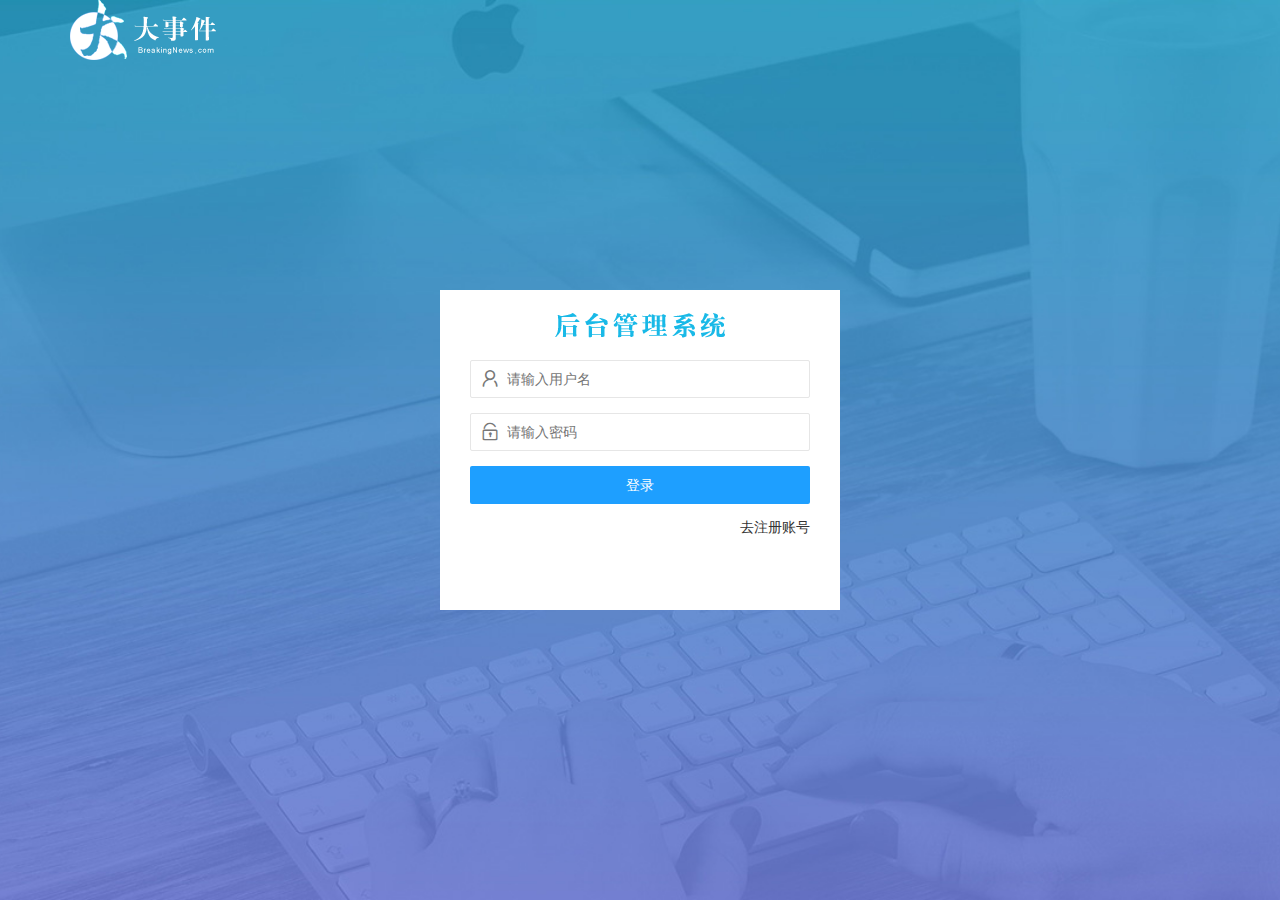
<file: home/index.html>
<!DOCTYPE html>
<html lang="en">
	<head>
		<meta charset="UTF-8" />
		<meta name="viewport" content="width=device-width, initial-scale=1.0" />
		<title>大事件</title>
		<script>
			// 在加载出页面最开始就判断是否有token信息
			let token = localStorage.getItem("token");
			if (!token) {
				// 直接去登录页面
				location.href = "/home/login.html";
			}
		</script>
		<link rel="stylesheet" href="/assets/lib/layui/css/layui.css" />
		<link rel="stylesheet" href="/assets/css/index.css" />
	</head>
	<body class="layui-layout-body">
		<div class="layui-layout layui-layout-admin">
			<div class="layui-header">
				<div class="layui-logo">
					<!-- 换成logo图片 -->
					<img src="/assets/images/logo.png" alt="" />
				</div>
				<ul class="layui-nav layui-layout-right">
					<li class="layui-nav-item">
						<a href="javascript:;">
							<img src="http://t.cn/RCzsdCq" class="layui-nav-img" />
							<span class="text-avatar">A</span>
							个人中心
						</a>
						<dl class="layui-nav-child">
							<dd><a href="/user/userInfo.html" target="layUiBody">基本资料</a></dd>
							<dd><a href="/user/avatar.html" target="fm">更换头像</a></dd>
							<dd><a href="/user/repwd.html" target="fm">重置密码</a></dd>
						</dl>
					</li>
					<li class="layui-nav-item">
						<a href="javascript:;" id="logout"><span class="layui-icon layui-icon-logout"></span>退出</a>
					</li>
				</ul>
			</div>
			<div class="layui-side layui-bg-black">
				<div class="layui-side-scroll">
					<!-- 展示头像和昵称 -->
					<div class="userInfo" href="javascript:;">
						<img src="http://t.cn/RCzsdCq" class="layui-nav-img" />
						<!-- text-avatar 文字头像 -->
						<span class="text-avatar">A</span>
						<span id="welcome">欢迎&nbsp;&nbsp;大飞哥</span>
					</div>

					<!-- 左侧导航区域（可配合layui已有的垂直导航） -->
					<ul class="layui-nav layui-nav-tree" lay-shrink="all" lay-filter="test">
						<li class="layui-nav-item layui-this">
							<a href="/home/dashboard.html" target="layUiBody">
								<span class="layui-icon layui-icon-home"></span>
								首页</a
							>
						</li>
						<!-- layui-nav-itemed 类名可以实现二级菜单展开效果 -->
						<li class="layui-nav-item">
							<a class="" href="javascript:;">
								<span class="layui-icon layui-icon-list"></span>
								文章管理
							</a>
							<dl class="layui-nav-child">
								<dd>
									<a href="/artical/atr_cate.html" target="layUiBody">
										<i class="layui-icon layui-icon-app"></i>
										文章类别</a
									>
								</dd>
								<dd>
									<a href="/artical/art_list.html" target="layUiBody">
										<i class="layui-icon layui-icon-app"></i>
										文章列表</a
									>
								</dd>
								<dd>
									<a href="/artical/atr_edit.html" target="layUiBody">
										<i class="layui-icon layui-icon-app"></i>
										发布文章</a
									>
								</dd>
							</dl>
						</li>
						<li class="layui-nav-item">
							<a href="javascript:;">
								<span class="layui-icon layui-icon-username"></span>
								个人中心</a
							>
							<dl class="layui-nav-child">
								<dd>
									<a href="/user/userInfo.html" target="layUiBody">
										<i class="layui-icon layui-icon-app"></i>
										基本资料</a
									>
								</dd>
								<dd>
									<a href="/user/userInfo.html" target="layUiBody">
										<i class="layui-icon layui-icon-app"></i>
										更换头像</a
									>
								</dd>
								<dd>
									<a href="/user/user_pwd.html" target="layUiBody">
										<i class="layui-icon layui-icon-app"></i>
										重置密码</a
									>
								</dd>
							</dl>
						</li>
					</ul>
				</div>
			</div>
			<div class="layui-body">
				<iframe name="layUiBody" src="/home/dashboard.html" frameborder="0"></iframe>
				<!-- <iframe name="layUiBody" src="/uesr/userInfo.html" frameborder="0"></iframe> -->
			</div>
			<div class="layui-footer">© www.itheima.com - 黑马程序员</div>
		</div>
		<!-- jquery -->
		<script src="/assets/lib/jquery.js"></script>
		<script src="/assets/lib/layui/layui.all.js"></script>
		<!--  -->
		<script src="/assets/js/ajaxBase.js"></script>
		<script src="/assets/js/index.js"></script>
	</body>
</html>
</file>
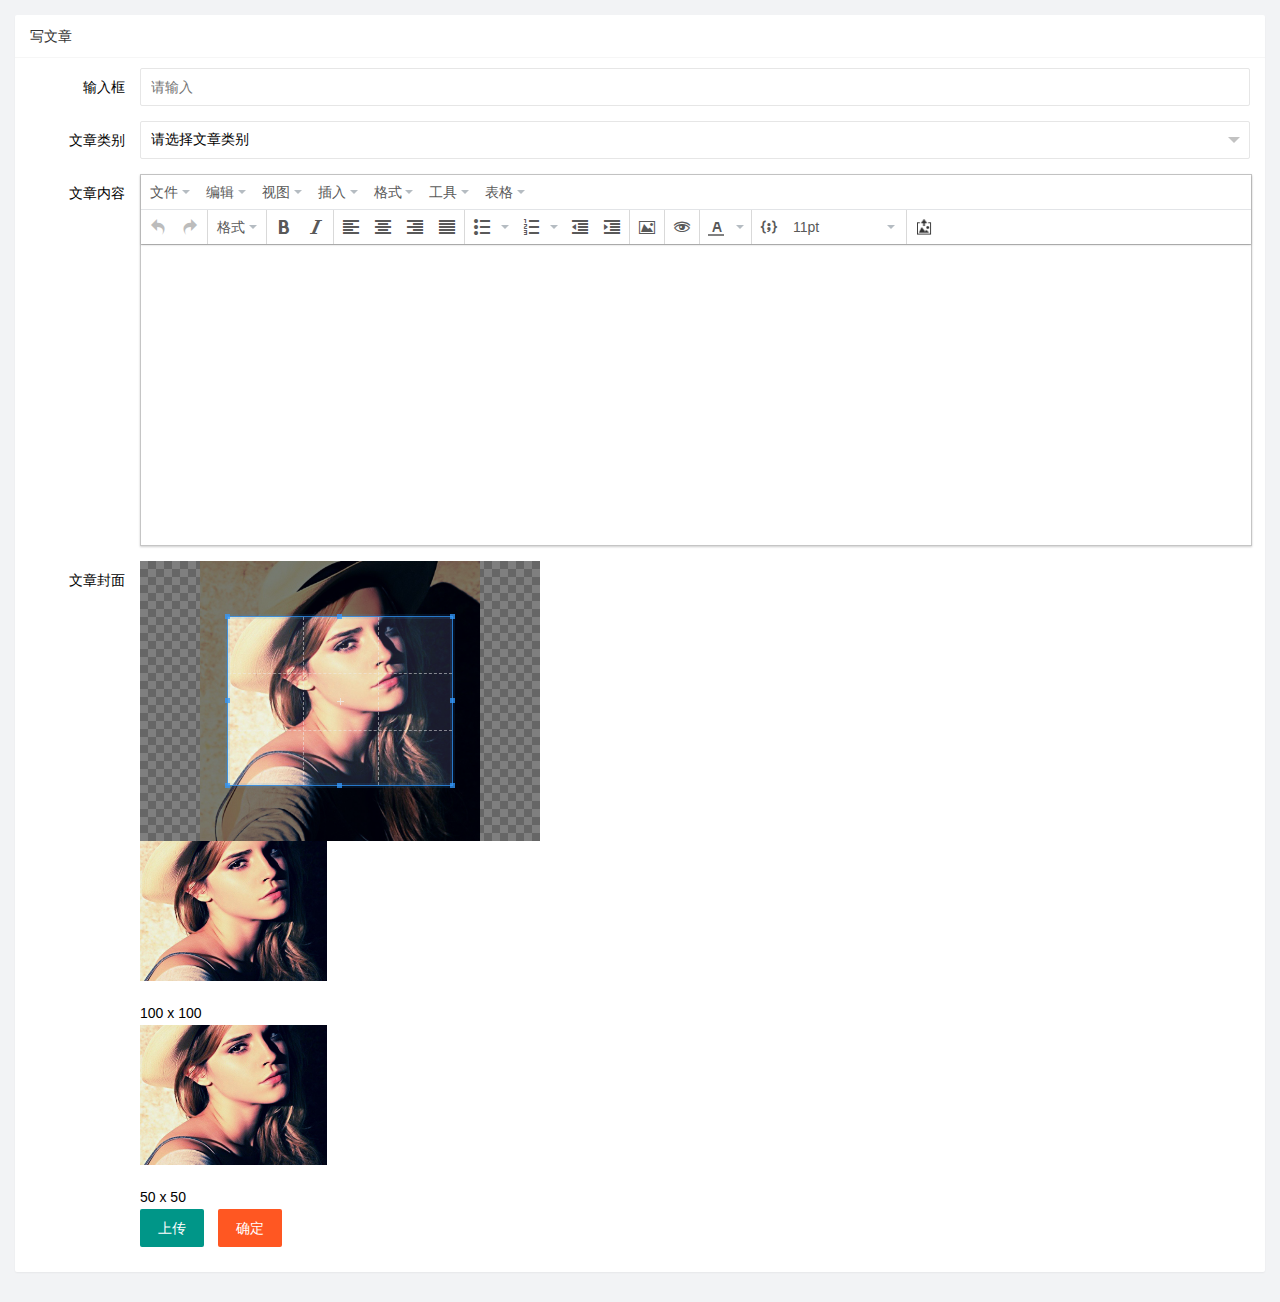
<file: artical/atr_edit.html>
<!DOCTYPE html>
<html lang="en">
	<head>
		<meta charset="UTF-8" />
		<meta name="viewport" content="width=device-width, initial-scale=1.0" />
		<title>富文本编辑</title>
		<link rel="stylesheet" href="/assets/lib/layui/css/layui.css" />
		<link rel="stylesheet" href="/assets/lib/cropper/cropper.css" />
		<link rel="stylesheet" href="/assets/css/art_edit.css" />
	</head>
	<body>
		<div class="layui-card">
			<div class="layui-card-header">写文章</div>
			<div class="layui-card-body">
				<form class="layui-form">
					<div class="layui-form-item">
						<label class="layui-form-label">输入框</label>
						<div class="layui-input-block">
							<input type="text" name="" placeholder="请输入" autocomplete="off" class="layui-input" />
						</div>
					</div>
					<div class="layui-form-item">
						<label class="layui-form-label">文章类别</label>
						<div class="layui-input-block">
							<select id="all_categories" name="cate_id" lay-filter="*">
								<option>请选择文章类别</option>
							</select>
						</div>
					</div>
					<div class="layui-form-item">
						<label class="layui-form-label">文章内容</label>
						<div class="layui-input-block">
							<textarea name="content" style="height: 400px"></textarea>
						</div>
					</div>
					<div class="layui-form-item">
						<label class="layui-form-label">文章封面</label>
						<div class="layui-input-block">
							<!-- 第一行的图片裁剪和预览区域 -->
							<div class="row1">
								<!-- 图片裁剪区域 -->
								<div class="cropper-box">
									<!-- 这个 img 标签很重要，将来会把它初始化为裁剪区域 -->
									<img id="image" src="/assets/images/sample.jpg" />
								</div>
								<!-- 图片的预览区域 -->
								<div class="preview-box">
									<div>
										<!-- 宽高为 100px 的预览区域 -->
										<div class="img-preview w100"></div>
										<p class="size">100 x 100</p>
									</div>
									<div>
										<!-- 宽高为 50px 的预览区域 -->
										<div class="img-preview w50"></div>
										<p class="size">50 x 50</p>
									</div>
								</div>
							</div>

							<!-- 第二行的按钮区域 -->
							<div class="row2">
								<button type="button" class="layui-btn">上传</button>
								<button type="button" class="layui-btn layui-btn-danger">确定</button>
							</div>
						</div>
					</div>
				</form>
			</div>
		</div>
		<script src="/assets/lib/tinymce/tinymce.min.js"></script>
		<script src="/assets/lib/tinymce/tinymce_setup.js"></script>
		<script src="/assets/lib/jquery.js"></script>
		<script src="/assets/lib/layui/layui.all.js"></script>
		<script src="/assets/lib/cropper/Cropper.js"></script>
		<script src="/assets/lib/cropper/jquery-cropper.js"></script>
		<!--  -->
		<script src="/assets/js/ajaxBase.js"></script>
		<script src="/assets/lib/template-web.js"></script>
		<script src="/assets/js/art_edit.js"></script>
	</body>
</html>
</file>
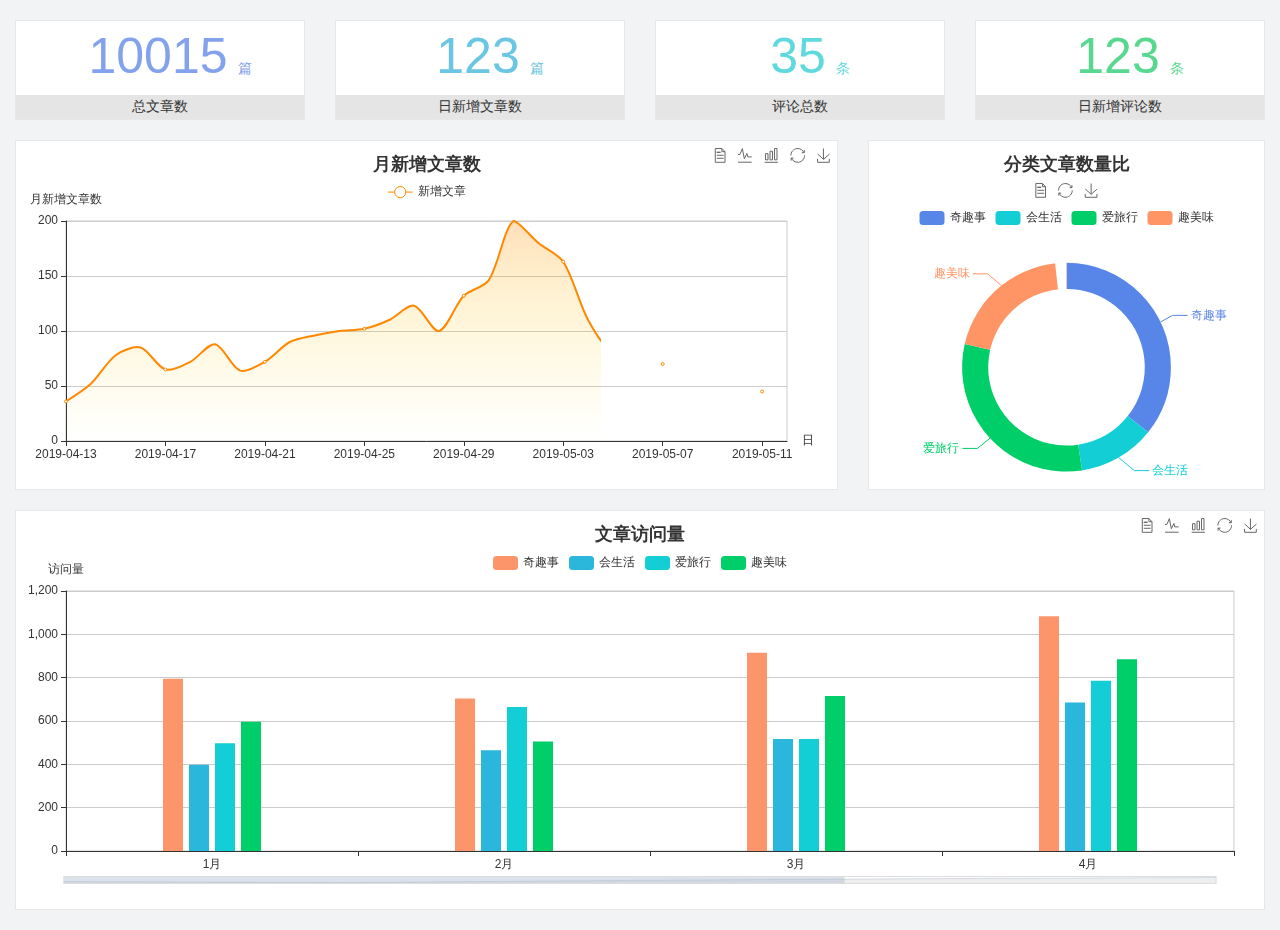
<file: home/dashboard.html>
<!DOCTYPE html>
<html lang="en">
	<head>
		<meta charset="UTF-8" />
		<meta name="viewport" content="width=device-width, initial-scale=1.0" />
		<meta http-equiv="X-UA-Compatible" content="ie=edge" />
		<title>图表统计</title>
		<link rel="stylesheet" href="../assets/lib/bootstrap.css" />
		<link rel="stylesheet" href="../assets/lib/main.css" />
		<script src="../assets/lib/jquery.js"></script>
		<script type="text/javascript" src="../assets/lib/echarts.min.js"></script>
	</head>

	<body>
		<div class="container-fluid">
			<div class="row spannel_list">
				<div class="col-sm-3 col-xs-6">
					<div class="spannel">
						<em>10015</em><span>篇</span>
						<b>总文章数</b>
					</div>
				</div>
				<div class="col-sm-3 col-xs-6">
					<div class="spannel scolor01">
						<em>123</em><span>篇</span>
						<b>日新增文章数</b>
					</div>
				</div>
				<div class="col-sm-3 col-xs-6">
					<div class="spannel scolor02">
						<em>35</em><span>条</span>
						<b>评论总数</b>
					</div>
				</div>
				<div class="col-sm-3 col-xs-6">
					<div class="spannel scolor03">
						<em>123</em><span>条</span>
						<b>日新增评论数</b>
					</div>
				</div>
			</div>
		</div>

		<div class="container-fluid">
			<div class="row curve-pie">
				<div class="col-lg-8 col-md-8">
					<div class="gragh_pannel" id="curve_show"></div>
				</div>
				<div class="col-lg-4 col-md-4">
					<div class="gragh_pannel" id="pie_show"></div>
				</div>
			</div>
		</div>

		<div class="container-fluid">
			<div class="column_pannel" id="column_show"></div>
		</div>

		<script>
			var oChart = echarts.init(document.getElementById("curve_show"));
			var aList_all = [
				{ count: 36, date: "2019-04-13" },
				{ count: 52, date: "2019-04-14" },
				{ count: 78, date: "2019-04-15" },
				{ count: 85, date: "2019-04-16" },
				{ count: 65, date: "2019-04-17" },
				{ count: 72, date: "2019-04-18" },
				{ count: 88, date: "2019-04-19" },
				{ count: 64, date: "2019-04-20" },
				{ count: 72, date: "2019-04-21" },
				{ count: 90, date: "2019-04-22" },
				{ count: 96, date: "2019-04-23" },
				{ count: 100, date: "2019-04-24" },
				{ count: 102, date: "2019-04-25" },
				{ count: 110, date: "2019-04-26" },
				{ count: 123, date: "2019-04-27" },
				{ count: 100, date: "2019-04-28" },
				{ count: 132, date: "2019-04-29" },
				{ count: 146, date: "2019-04-30" },
				{ count: 200, date: "2019-05-01" },
				{ count: 180, date: "2019-05-02" },
				{ count: 163, date: "2019-05-03" },
				{ count: 110, date: "2019-05-04" },
				{ count: 80, date: "2019-05-05" },
				{ count: 82, date: "2019-05-06" },
				{ count: 70, date: "2019-05-07" },
				{ count: 65, date: "2019-05-08" },
				{ count: 54, date: "2019-05-09" },
				{ count: 40, date: "2019-05-10" },
				{ count: 45, date: "2019-05-11" },
				{ count: 38, date: "2019-05-12" },
			];

			let aCount = [];
			let aDate = [];

			for (var i = 0; i < aList_all.length; i++) {
				aCount.push(aList_all[i].count);
				aDate.push(aList_all[i].date);
			}

			var chartopt = {
				title: {
					text: "月新增文章数",
					left: "center",
					top: "10",
				},
				tooltip: {
					trigger: "axis",
				},
				legend: {
					data: ["新增文章"],
					top: "40",
				},
				toolbox: {
					show: true,
					feature: {
						mark: { show: true },
						dataView: { show: true, readOnly: false },
						magicType: { show: true, type: ["line", "bar"] },
						restore: { show: true },
						saveAsImage: { show: true },
					},
				},
				calculable: true,
				xAxis: [
					{
						name: "日",
						type: "category",
						boundaryGap: false,
						data: aDate,
					},
				],
				yAxis: [
					{
						name: "月新增文章数",
						type: "value",
					},
				],
				series: [
					{
						name: "新增文章",
						type: "line",
						smooth: true,
						itemStyle: { normal: { areaStyle: { type: "default" }, color: "#f80" }, lineStyle: { color: "#f80" } },
						data: aCount,
					},
				],
				areaStyle: {
					normal: {
						color: new echarts.graphic.LinearGradient(0, 0, 0, 1, [
							{
								offset: 0,
								color: "rgba(255,136,0,0.39)",
							},
							{
								offset: 0.34,
								color: "rgba(255,180,0,0.25)",
							},
							{
								offset: 1,
								color: "rgba(255,222,0,0.00)",
							},
						]),
					},
				},
				grid: {
					show: true,
					x: 50,
					x2: 50,
					y: 80,
					height: 220,
				},
			};

			oChart.setOption(chartopt);

			var oPie = echarts.init(document.getElementById("pie_show"));
			var oPieopt = {
				title: {
					top: 10,
					text: "分类文章数量比",
					x: "center",
				},
				tooltip: {
					trigger: "item",
					formatter: "{a} <br/>{b} : {c} ({d}%)",
				},
				color: ["#5885e8", "#13cfd5", "#00ce68", "#ff9565"],
				legend: {
					x: "center",
					top: 65,
					data: ["奇趣事", "会生活", "爱旅行", "趣美味"],
				},
				toolbox: {
					show: true,
					x: "center",
					top: 35,
					feature: {
						mark: { show: true },
						dataView: { show: true, readOnly: false },
						magicType: {
							show: true,
							type: ["pie", "funnel"],
							option: {
								funnel: {
									x: "25%",
									width: "50%",
									funnelAlign: "left",
									max: 1548,
								},
							},
						},
						restore: { show: true },
						saveAsImage: { show: true },
					},
				},
				calculable: true,
				series: [
					{
						name: "访问来源",
						type: "pie",
						radius: ["45%", "60%"],
						center: ["50%", "65%"],
						data: [
							{ value: 300, name: "奇趣事" },
							{ value: 100, name: "会生活" },
							{ value: 260, name: "爱旅行" },
							{ value: 180, name: "趣美味" },
						],
					},
				],
			};
			oPie.setOption(oPieopt);

			var oColumn = this.echarts.init(document.getElementById("column_show"));
			var oColumnopt = {
				title: {
					text: "文章访问量",
					left: "center",
					top: "10",
				},
				tooltip: {
					trigger: "axis",
				},
				legend: {
					data: ["奇趣事", "会生活", "爱旅行", "趣美味"],
					top: "40",
				},
				toolbox: {
					show: true,
					feature: {
						mark: { show: true },
						dataView: { show: true, readOnly: false },
						magicType: { show: true, type: ["line", "bar"] },
						restore: { show: true },
						saveAsImage: { show: true },
					},
				},
				calculable: true,
				xAxis: [
					{
						type: "category",
						data: ["1月", "2月", "3月", "4月", "5月"],
					},
				],
				yAxis: [
					{
						name: "访问量",
						type: "value",
					},
				],
				series: [
					{
						name: "奇趣事",
						type: "bar",
						barWidth: 20,
						itemStyle: {
							normal: { areaStyle: { type: "default" }, color: "#fd956a" },
						},
						data: [800, 708, 920, 1090, 1200],
					},
					{
						name: "会生活",
						type: "bar",
						barWidth: 20,
						itemStyle: {
							normal: { areaStyle: { type: "default" }, color: "#2bb6db" },
						},
						data: [400, 468, 520, 690, 800],
					},
					{
						name: "爱旅行",
						type: "bar",
						barWidth: 20,
						itemStyle: {
							normal: { areaStyle: { type: "default" }, color: "#13cfd5" },
						},
						data: [500, 668, 520, 790, 900],
					},
					{
						name: "趣美味",
						type: "bar",
						barWidth: 20,
						itemStyle: {
							normal: { areaStyle: { type: "default" }, color: "#00ce68" },
						},
						data: [600, 508, 720, 890, 1000],
					},
				],
				grid: {
					show: true,
					x: 50,
					x2: 30,
					y: 80,
					height: 260,
				},
				dataZoom: [
					//给x轴设置滚动条
					{
						start: 0, //默认为0
						end: 100 - 1000 / 31, //默认为100
						type: "slider",
						show: true,
						xAxisIndex: [0],
						handleSize: 0, //滑动条的 左右2个滑动条的大小
						height: 8, //组件高度
						left: 45, //左边的距离
						right: 50, //右边的距离
						bottom: 26, //右边的距离
						handleColor: "#ddd", //h滑动图标的颜色
						handleStyle: {
							borderColor: "#cacaca",
							borderWidth: "1",
							shadowBlur: 2,
							background: "#ddd",
							shadowColor: "#ddd",
						},
					},
				],
			};
			oColumn.setOption(oColumnopt);
		</script>
	</body>
</html>
</file>
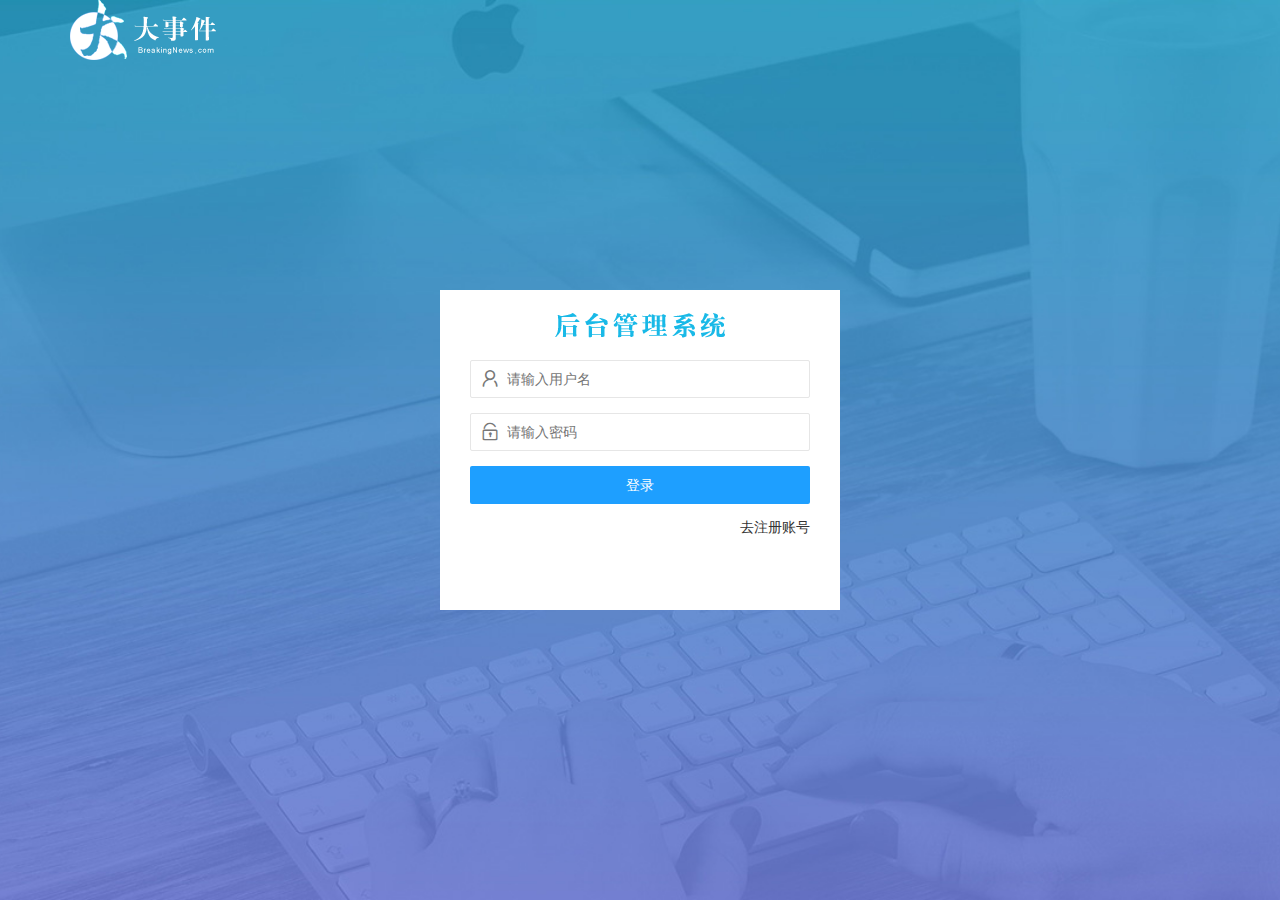
<file: home/login.html>
<!DOCTYPE html>
<html lang="en">
	<head>
		<meta charset="UTF-8" />
		<meta name="viewport" content="width=device-width, initial-scale=1.0" />
		<title>login</title>
		<link rel="stylesheet" href="/assets/lib/layui/css/layui.mobile.css" />
		<link rel="stylesheet" href="/assets/lib/layui/css/layui.css" />
		<link rel="stylesheet" href="/assets/css/login.css" />
	</head>
	<body>
		<div class="layui-main login_logo">
			<img src="/assets/images/logo.png" alt="" />
		</div>
		<div class="login_main">
			<div class="login_title"></div>
			<div class="login_form">
				<form id="loginForm" class="layui-form" action="">
					<div class="layui-form-item icon_fa">
						<i class="layui-icon layui-icon-username"></i>
						<input type="text" name="username" required lay-verify="required|username" autocomplete="off" placeholder="请输入用户名" class="layui-input" />
					</div>
					<div class="layui-form-item icon_fa">
						<i class="layui-icon layui-icon-password"></i>
						<input type="password" name="password" required lay-verify="required|pass" placeholder="请输入密码" autocomplete="off" class="layui-input" />
					</div>
					<div class="layui-form-item">
						<button type="submit" lay-submit lay-filter="*" class="layui-btn layui-btn-normal layui-btn-fluid">登录</button>
					</div>
					<div class="layui-form-item to_regi">
						<a id="showReg" href="javascript:;">去注册账号</a>
					</div>
				</form>
			</div>
			<div class="register_form" hidden>
				<form id="registerForm" class="layui-form" action="">
					<div class="layui-form-item icon_fa">
						<i class="layui-icon layui-icon-username"></i>
						<input type="text" name="username" required lay-verify="required|username" aocomplete="off" placeholder="请输入用户名" class="layui-input" />
					</div>
					<div class="layui-form-item icon_fa">
						<i class="layui-icon layui-icon-password"></i>
						<input id="pwd1" type="password" name="password" required lay-verify="required|pass" placeholder="请输入密码" autocomplete="off" class="layui-input" />
					</div>
					<div class="layui-form-item icon_fa">
						<i class="layui-icon layui-icon-password"></i>
						<input id="pwd2" type="password" required lay-verify="required|pass|repassword" placeholder="请再次输入密码" autocomplete="off" class="layui-input" />
					</div>
					<div class="layui-form-item">
						<button type="submit" lay-submit lay-filter="submit" class="layui-btn layui-btn-normal layui-btn-fluid">立即注册</button>
					</div>
					<div class="layui-form-item to_regi">
						<a id="showLogin" href="javascript:;">去登陆</a>
					</div>
				</form>
			</div>
		</div>
		<script src="/assets/lib/layui/layui.all.js"></script>
		<script src="/assets/lib/jquery.js"></script>
		<!-- 引入ajax公共配置信息 -->
		<script src="../assets/js/ajaxBase.js"></script>
		<script src="/assets/js/login.js"></script>
	</body>
</html>
</file>
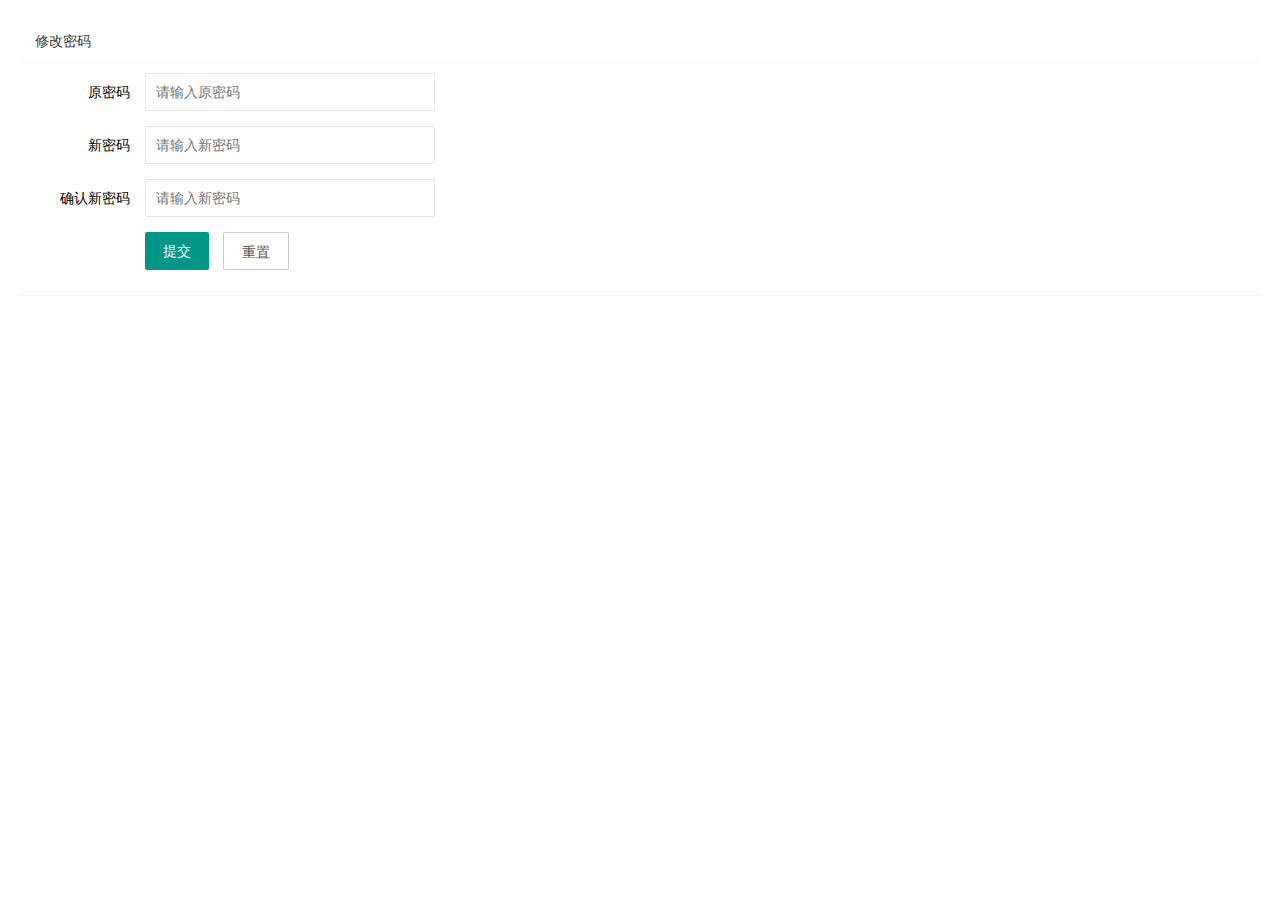
<file: user/user_pwd.html>
<!DOCTYPE html>
<html lang="en">
	<head>
		<meta charset="UTF-8" />
		<meta name="viewport" content="width=device-width, initial-scale=1.0" />
		<title>Document</title>
		<link rel="stylesheet" href="/assets/lib/layui/css/layui.css" />
		<link rel="stylesheet" href="/assets/css/user_pwd.css" />
	</head>
	<body>
		<div class="layui-card">
			<div class="layui-card-header">修改密码</div>
			<div class="layui-card-body">
				<form id="resetPwd" action="" class="layui-form">
					<div class="layui-form-item">
						<label class="layui-form-label">原密码</label>
						<div class="layui-input-block">
							<input  type="password" name="oldPwd" required lay-verify="required|pwd" placeholder="请输入原密码" autocomplete="off" class=" layui-input" />
						</div>
					</div>
					<div class="layui-form-item">
						<label class="layui-form-label">新密码</label>
						<div class="layui-input-block">
							<input type="password" name="newPwd" required lay-verify="required|pwd|pwd1" placeholder="请输入新密码" autocomplete="off" class="layui-input" />
						</div>
					</div>
					<div class="layui-form-item">
						<label class="layui-form-label">确认新密码</label>
						<div class="layui-input-block">
							<input type="password" required lay-verify="required|pwd|pwd2" placeholder="请输入新密码" autocomplete="off" class="pwd2 layui-input" />
						</div>
					</div>
					<div class="layui-form-item">
                        <div class="layui-input-block">
                           <button type="submit" lay-filter="submit" lay-submit id="submit" class="layui-btn">提交</button>
							<button type="reset" class="layui-btn layui-btn-primary">重置</button>

                        </div>
						</div>
					</div>
				</form>
			</div>
		</div>
		<script src="/assets/lib/jquery.js"></script>
		<script src="/assets/lib/layui/layui.all.js"></script>
        <!--  -->
        <script src="/assets/js/ajaxBase.js"></script>
        <script src="/assets/js/user_pwd.js"></script>
	</body>
</html>
</file>
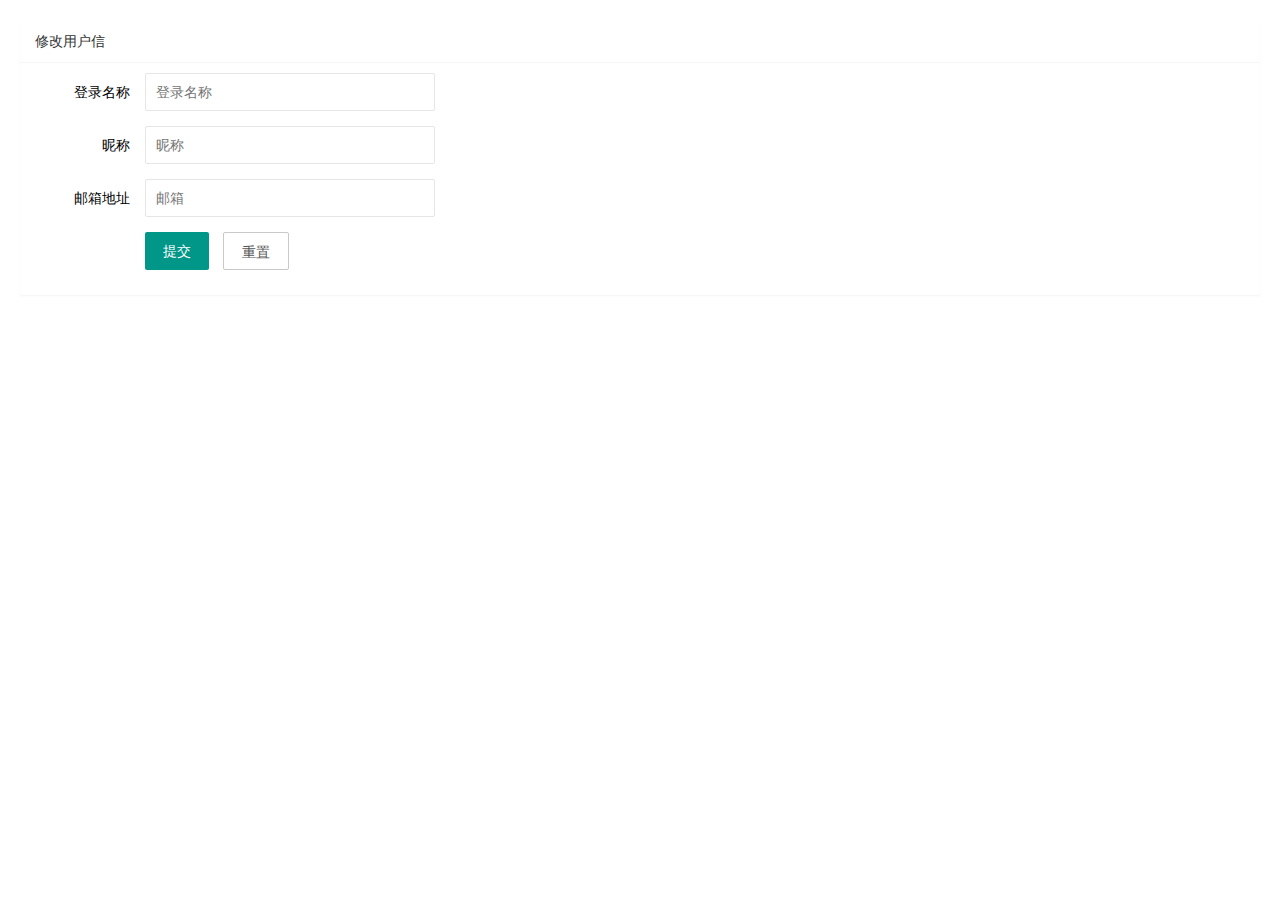
<file: user/userInfo.html>
<!DOCTYPE html>
<html lang="en">
	<head>
		<meta charset="UTF-8" />
		<meta name="viewport" content="width=device-width, initial-scale=1.0" />
		<title>用户信息</title>
		<link rel="stylesheet" href="/assets/lib/layui/css/layui.css" />
		<link rel="stylesheet" href="/assets/css/userInfo.css" />
	</head>
	<body>
		<div class="layui-card">
			<div class="layui-card-header">修改用户信</div>
			<div class="layui-card-body">
				<form lay-filter="user" class="layui-form">
					<!-- 卡片面板标题  修改用户信息 -->
					<!-- 主题区域 -->
					<!-- id -->
					<div hidden class="layui-form-item">
						<label class="layui-form-label">id</label>
						<div class="layui-input-block">
							<input id="id" required lay-verify="required" type="text" name="id" placeholder="id" autocomplete="off" class="layui-input" />
						</div>
					</div>
					<!-- 用户名 -->
					<div class="layui-form-item">
						<label class="layui-form-label">登录名称</label>
						<div class="layui-input-block">
							<input id="username" required lay-verify="required|username" type="text" name="username" placeholder="登录名称" autocomplete="off" class="layui-input" />
						</div>
					</div>
					<!-- 昵称 -->
					<div class="layui-form-item">
						<label class="layui-form-label">昵称</label>
						<div class="layui-input-block">
							<input id="nickname" required lay-verify="required|username" type="text" name="nickname" placeholder="昵称" autocomplete="off" class="layui-input" />
						</div>
					</div>
					<!-- 邮箱地址 -->
					<div class="layui-form-item">
						<label class="layui-form-label">邮箱地址</label>
						<div class="layui-input-block">
							<input id="email" required lay-verify="required|email" type="text" name="email" placeholder="邮箱" autocomplete="off" class="layui-input" />
						</div>
					</div>
					<!-- 提交表单 -->
					<div class="layui-form-item">
						<div class="layui-input-block">
							<button type="submit" lay-filter="submit" lay-submit id="submit" class="layui-btn">提交</button>
							<button id="reset" class="layui-btn layui-btn-primary">重置</button>
						</div>
					</div>
				</form>
			</div>
		</div>
		<!-- jquery -->
		<script src="/assets/lib/jquery.js"></script>
		<script src="/assets/lib/layui/layui.all.js"></script>
		<!--  -->
		<script src="/assets/js/ajaxBase.js"></script>
		<!-- <script src="/assets/js/index.js"></script> -->
		<script src="/assets/js/userInfo.js"></script>
	</body>
</html>
</file>
<file: assets/lib/layui/css/layui.css>
/** layui-v2.5.6 MIT License By https://www.layui.com */
 .layui-inline,img{display:inline-block;vertical-align:middle}h1,h2,h3,h4,h5,h6{font-weight:400}.layui-edge,.layui-header,.layui-inline,.layui-main{position:relative}.layui-body,.layui-edge,.layui-elip{overflow:hidden}.layui-btn,.layui-edge,.layui-inline,img{vertical-align:middle}.layui-btn,.layui-disabled,.layui-icon,.layui-unselect{-moz-user-select:none;-webkit-user-select:none;-ms-user-select:none}.layui-elip,.layui-form-checkbox span,.layui-form-pane .layui-form-label{text-overflow:ellipsis;white-space:nowrap}.layui-breadcrumb,.layui-tree-btnGroup{visibility:hidden}blockquote,body,button,dd,div,dl,dt,form,h1,h2,h3,h4,h5,h6,input,li,ol,p,pre,td,textarea,th,ul{margin:0;padding:0;-webkit-tap-highlight-color:rgba(0,0,0,0)}a:active,a:hover{outline:0}img{border:none}li{list-style:none}table{border-collapse:collapse;border-spacing:0}h4,h5,h6{font-size:100%}button,input,optgroup,option,select,textarea{font-family:inherit;font-size:inherit;font-style:inherit;font-weight:inherit;outline:0}pre{white-space:pre-wrap;white-space:-moz-pre-wrap;white-space:-pre-wrap;white-space:-o-pre-wrap;word-wrap:break-word}body{line-height:24px;font:14px Helvetica Neue,Helvetica,PingFang SC,Tahoma,Arial,sans-serif}hr{height:1px;margin:10px 0;border:0;clear:both}a{color:#333;text-decoration:none}a:hover{color:#777}a cite{font-style:normal;*cursor:pointer}.layui-border-box,.layui-border-box *{box-sizing:border-box}.layui-box,.layui-box *{box-sizing:content-box}.layui-clear{clear:both;*zoom:1}.layui-clear:after{content:'\20';clear:both;*zoom:1;display:block;height:0}.layui-inline{*display:inline;*zoom:1}.layui-edge{display:inline-block;width:0;height:0;border-width:6px;border-style:dashed;border-color:transparent}.layui-edge-top{top:-4px;border-bottom-color:#999;border-bottom-style:solid}.layui-edge-right{border-left-color:#999;border-left-style:solid}.layui-edge-bottom{top:2px;border-top-color:#999;border-top-style:solid}.layui-edge-left{border-right-color:#999;border-right-style:solid}.layui-disabled,.layui-disabled:hover{color:#d2d2d2!important;cursor:not-allowed!important}.layui-circle{border-radius:100%}.layui-show{display:block!important}.layui-hide{display:none!important}@font-face{font-family:layui-icon;src:url(../font/iconfont.eot?v=256);src:url(../font/iconfont.eot?v=256#iefix) format('embedded-opentype'),url(../font/iconfont.woff2?v=256) format('woff2'),url(../font/iconfont.woff?v=256) format('woff'),url(../font/iconfont.ttf?v=256) format('truetype'),url(../font/iconfont.svg?v=256#layui-icon) format('svg')}.layui-icon{font-family:layui-icon!important;font-size:16px;font-style:normal;-webkit-font-smoothing:antialiased;-moz-osx-font-smoothing:grayscale}.layui-icon-reply-fill:before{content:"\e611"}.layui-icon-set-fill:before{content:"\e614"}.layui-icon-menu-fill:before{content:"\e60f"}.layui-icon-search:before{content:"\e615"}.layui-icon-share:before{content:"\e641"}.layui-icon-set-sm:before{content:"\e620"}.layui-icon-engine:before{content:"\e628"}.layui-icon-close:before{content:"\1006"}.layui-icon-close-fill:before{content:"\1007"}.layui-icon-chart-screen:before{content:"\e629"}.layui-icon-star:before{content:"\e600"}.layui-icon-circle-dot:before{content:"\e617"}.layui-icon-chat:before{content:"\e606"}.layui-icon-release:before{content:"\e609"}.layui-icon-list:before{content:"\e60a"}.layui-icon-chart:before{content:"\e62c"}.layui-icon-ok-circle:before{content:"\1005"}.layui-icon-layim-theme:before{content:"\e61b"}.layui-icon-table:before{content:"\e62d"}.layui-icon-right:before{content:"\e602"}.layui-icon-left:before{content:"\e603"}.layui-icon-cart-simple:before{content:"\e698"}.layui-icon-face-cry:before{content:"\e69c"}.layui-icon-face-smile:before{content:"\e6af"}.layui-icon-survey:before{content:"\e6b2"}.layui-icon-tree:before{content:"\e62e"}.layui-icon-ie:before{content:"\e7bb"}.layui-icon-upload-circle:before{content:"\e62f"}.layui-icon-add-circle:before{content:"\e61f"}.layui-icon-download-circle:before{content:"\e601"}.layui-icon-templeate-1:before{content:"\e630"}.layui-icon-util:before{content:"\e631"}.layui-icon-face-surprised:before{content:"\e664"}.layui-icon-edit:before{content:"\e642"}.layui-icon-speaker:before{content:"\e645"}.layui-icon-down:before{content:"\e61a"}.layui-icon-file:before{content:"\e621"}.layui-icon-layouts:before{content:"\e632"}.layui-icon-rate-half:before{content:"\e6c9"}.layui-icon-add-circle-fine:before{content:"\e608"}.layui-icon-prev-circle:before{content:"\e633"}.layui-icon-read:before{content:"\e705"}.layui-icon-404:before{content:"\e61c"}.layui-icon-carousel:before{content:"\e634"}.layui-icon-help:before{content:"\e607"}.layui-icon-code-circle:before{content:"\e635"}.layui-icon-windows:before{content:"\e67f"}.layui-icon-water:before{content:"\e636"}.layui-icon-username:before{content:"\e66f"}.layui-icon-find-fill:before{content:"\e670"}.layui-icon-about:before{content:"\e60b"}.layui-icon-location:before{content:"\e715"}.layui-icon-up:before{content:"\e619"}.layui-icon-pause:before{content:"\e651"}.layui-icon-date:before{content:"\e637"}.layui-icon-layim-uploadfile:before{content:"\e61d"}.layui-icon-delete:before{content:"\e640"}.layui-icon-play:before{content:"\e652"}.layui-icon-top:before{content:"\e604"}.layui-icon-firefox:before{content:"\e686"}.layui-icon-friends:before{content:"\e612"}.layui-icon-refresh-3:before{content:"\e9aa"}.layui-icon-ok:before{content:"\e605"}.layui-icon-layer:before{content:"\e638"}.layui-icon-face-smile-fine:before{content:"\e60c"}.layui-icon-dollar:before{content:"\e659"}.layui-icon-group:before{content:"\e613"}.layui-icon-layim-download:before{content:"\e61e"}.layui-icon-picture-fine:before{content:"\e60d"}.layui-icon-link:before{content:"\e64c"}.layui-icon-diamond:before{content:"\e735"}.layui-icon-log:before{content:"\e60e"}.layui-icon-key:before{content:"\e683"}.layui-icon-rate-solid:before{content:"\e67a"}.layui-icon-fonts-del:before{content:"\e64f"}.layui-icon-unlink:before{content:"\e64d"}.layui-icon-fonts-clear:before{content:"\e639"}.layui-icon-triangle-r:before{content:"\e623"}.layui-icon-circle:before{content:"\e63f"}.layui-icon-radio:before{content:"\e643"}.layui-icon-align-center:before{content:"\e647"}.layui-icon-align-right:before{content:"\e648"}.layui-icon-align-left:before{content:"\e649"}.layui-icon-loading-1:before{content:"\e63e"}.layui-icon-return:before{content:"\e65c"}.layui-icon-fonts-strong:before{content:"\e62b"}.layui-icon-upload:before{content:"\e67c"}.layui-icon-dialogue:before{content:"\e63a"}.layui-icon-video:before{content:"\e6ed"}.layui-icon-headset:before{content:"\e6fc"}.layui-icon-cellphone-fine:before{content:"\e63b"}.layui-icon-add-1:before{content:"\e654"}.layui-icon-face-smile-b:before{content:"\e650"}.layui-icon-fonts-html:before{content:"\e64b"}.layui-icon-screen-full:before{content:"\e622"}.layui-icon-form:before{content:"\e63c"}.layui-icon-cart:before{content:"\e657"}.layui-icon-camera-fill:before{content:"\e65d"}.layui-icon-tabs:before{content:"\e62a"}.layui-icon-heart-fill:before{content:"\e68f"}.layui-icon-fonts-code:before{content:"\e64e"}.layui-icon-ios:before{content:"\e680"}.layui-icon-at:before{content:"\e687"}.layui-icon-fire:before{content:"\e756"}.layui-icon-set:before{content:"\e716"}.layui-icon-fonts-u:before{content:"\e646"}.layui-icon-triangle-d:before{content:"\e625"}.layui-icon-tips:before{content:"\e702"}.layui-icon-picture:before{content:"\e64a"}.layui-icon-more-vertical:before{content:"\e671"}.layui-icon-bluetooth:before{content:"\e689"}.layui-icon-flag:before{content:"\e66c"}.layui-icon-loading:before{content:"\e63d"}.layui-icon-fonts-i:before{content:"\e644"}.layui-icon-refresh-1:before{content:"\e666"}.layui-icon-rmb:before{content:"\e65e"}.layui-icon-addition:before{content:"\e624"}.layui-icon-home:before{content:"\e68e"}.layui-icon-time:before{content:"\e68d"}.layui-icon-user:before{content:"\e770"}.layui-icon-notice:before{content:"\e667"}.layui-icon-chrome:before{content:"\e68a"}.layui-icon-edge:before{content:"\e68b"}.layui-icon-login-weibo:before{content:"\e675"}.layui-icon-voice:before{content:"\e688"}.layui-icon-upload-drag:before{content:"\e681"}.layui-icon-login-qq:before{content:"\e676"}.layui-icon-snowflake:before{content:"\e6b1"}.layui-icon-heart:before{content:"\e68c"}.layui-icon-logout:before{content:"\e682"}.layui-icon-file-b:before{content:"\e655"}.layui-icon-template:before{content:"\e663"}.layui-icon-transfer:before{content:"\e691"}.layui-icon-auz:before{content:"\e672"}.layui-icon-console:before{content:"\e665"}.layui-icon-app:before{content:"\e653"}.layui-icon-prev:before{content:"\e65a"}.layui-icon-website:before{content:"\e7ae"}.layui-icon-next:before{content:"\e65b"}.layui-icon-component:before{content:"\e857"}.layui-icon-android:before{content:"\e684"}.layui-icon-more:before{content:"\e65f"}.layui-icon-login-wechat:before{content:"\e677"}.layui-icon-shrink-right:before{content:"\e668"}.layui-icon-spread-left:before{content:"\e66b"}.layui-icon-camera:before{content:"\e660"}.layui-icon-note:before{content:"\e66e"}.layui-icon-refresh:before{content:"\e669"}.layui-icon-female:before{content:"\e661"}.layui-icon-male:before{content:"\e662"}.layui-icon-screen-restore:before{content:"\e758"}.layui-icon-password:before{content:"\e673"}.layui-icon-senior:before{content:"\e674"}.layui-icon-theme:before{content:"\e66a"}.layui-icon-tread:before{content:"\e6c5"}.layui-icon-praise:before{content:"\e6c6"}.layui-icon-star-fill:before{content:"\e658"}.layui-icon-rate:before{content:"\e67b"}.layui-icon-template-1:before{content:"\e656"}.layui-icon-vercode:before{content:"\e679"}.layui-icon-service:before{content:"\e626"}.layui-icon-cellphone:before{content:"\e678"}.layui-icon-print:before{content:"\e66d"}.layui-icon-cols:before{content:"\e610"}.layui-icon-wifi:before{content:"\e7e0"}.layui-icon-export:before{content:"\e67d"}.layui-icon-rss:before{content:"\e808"}.layui-icon-slider:before{content:"\e714"}.layui-icon-email:before{content:"\e618"}.layui-icon-subtraction:before{content:"\e67e"}.layui-icon-mike:before{content:"\e6dc"}.layui-icon-light:before{content:"\e748"}.layui-icon-gift:before{content:"\e627"}.layui-icon-mute:before{content:"\e685"}.layui-icon-reduce-circle:before{content:"\e616"}.layui-icon-music:before{content:"\e690"}.layui-main{width:1140px;margin:0 auto}.layui-header{z-index:1000;height:60px}.layui-header a:hover{transition:all .5s;-webkit-transition:all .5s}.layui-side{position:fixed;left:0;top:0;bottom:0;z-index:999;width:200px;overflow-x:hidden}.layui-side-scroll{position:relative;width:220px;height:100%;overflow-x:hidden}.layui-body{position:absolute;left:200px;right:0;top:0;bottom:0;z-index:998;width:auto;overflow-y:auto;box-sizing:border-box}.layui-layout-body{overflow:hidden}.layui-layout-admin .layui-header{background-color:#23262E}.layui-layout-admin .layui-side{top:60px;width:200px;overflow-x:hidden}.layui-layout-admin .layui-body{position:fixed;top:60px;bottom:44px}.layui-layout-admin .layui-main{width:auto;margin:0 15px}.layui-layout-admin .layui-footer{position:fixed;left:200px;right:0;bottom:0;height:44px;line-height:44px;padding:0 15px;background-color:#eee}.layui-layout-admin .layui-logo{position:absolute;left:0;top:0;width:200px;height:100%;line-height:60px;text-align:center;color:#009688;font-size:16px}.layui-layout-admin .layui-header .layui-nav{background:0 0}.layui-layout-left{position:absolute!important;left:200px;top:0}.layui-layout-right{position:absolute!important;right:0;top:0}.layui-container{position:relative;margin:0 auto;padding:0 15px;box-sizing:border-box}.layui-fluid{position:relative;margin:0 auto;padding:0 15px}.layui-row:after,.layui-row:before{content:'';display:block;clear:both}.layui-col-lg1,.layui-col-lg10,.layui-col-lg11,.layui-col-lg12,.layui-col-lg2,.layui-col-lg3,.layui-col-lg4,.layui-col-lg5,.layui-col-lg6,.layui-col-lg7,.layui-col-lg8,.layui-col-lg9,.layui-col-md1,.layui-col-md10,.layui-col-md11,.layui-col-md12,.layui-col-md2,.layui-col-md3,.layui-col-md4,.layui-col-md5,.layui-col-md6,.layui-col-md7,.layui-col-md8,.layui-col-md9,.layui-col-sm1,.layui-col-sm10,.layui-col-sm11,.layui-col-sm12,.layui-col-sm2,.layui-col-sm3,.layui-col-sm4,.layui-col-sm5,.layui-col-sm6,.layui-col-sm7,.layui-col-sm8,.layui-col-sm9,.layui-col-xs1,.layui-col-xs10,.layui-col-xs11,.layui-col-xs12,.layui-col-xs2,.layui-col-xs3,.layui-col-xs4,.layui-col-xs5,.layui-col-xs6,.layui-col-xs7,.layui-col-xs8,.layui-col-xs9{position:relative;display:block;box-sizing:border-box}.layui-col-xs1,.layui-col-xs10,.layui-col-xs11,.layui-col-xs12,.layui-col-xs2,.layui-col-xs3,.layui-col-xs4,.layui-col-xs5,.layui-col-xs6,.layui-col-xs7,.layui-col-xs8,.layui-col-xs9{float:left}.layui-col-xs1{width:8.33333333%}.layui-col-xs2{width:16.66666667%}.layui-col-xs3{width:25%}.layui-col-xs4{width:33.33333333%}.layui-col-xs5{width:41.66666667%}.layui-col-xs6{width:50%}.layui-col-xs7{width:58.33333333%}.layui-col-xs8{width:66.66666667%}.layui-col-xs9{width:75%}.layui-col-xs10{width:83.33333333%}.layui-col-xs11{width:91.66666667%}.layui-col-xs12{width:100%}.layui-col-xs-offset1{margin-left:8.33333333%}.layui-col-xs-offset2{margin-left:16.66666667%}.layui-col-xs-offset3{margin-left:25%}.layui-col-xs-offset4{margin-left:33.33333333%}.layui-col-xs-offset5{margin-left:41.66666667%}.layui-col-xs-offset6{margin-left:50%}.layui-col-xs-offset7{margin-left:58.33333333%}.layui-col-xs-offset8{margin-left:66.66666667%}.layui-col-xs-offset9{margin-left:75%}.layui-col-xs-offset10{margin-left:83.33333333%}.layui-col-xs-offset11{margin-left:91.66666667%}.layui-col-xs-offset12{margin-left:100%}@media screen and (max-width:768px){.layui-hide-xs{display:none!important}.layui-show-xs-block{display:block!important}.layui-show-xs-inline{display:inline!important}.layui-show-xs-inline-block{display:inline-block!important}}@media screen and (min-width:768px){.layui-container{width:750px}.layui-hide-sm{display:none!important}.layui-show-sm-block{display:block!important}.layui-show-sm-inline{display:inline!important}.layui-show-sm-inline-block{display:inline-block!important}.layui-col-sm1,.layui-col-sm10,.layui-col-sm11,.layui-col-sm12,.layui-col-sm2,.layui-col-sm3,.layui-col-sm4,.layui-col-sm5,.layui-col-sm6,.layui-col-sm7,.layui-col-sm8,.layui-col-sm9{float:left}.layui-col-sm1{width:8.33333333%}.layui-col-sm2{width:16.66666667%}.layui-col-sm3{width:25%}.layui-col-sm4{width:33.33333333%}.layui-col-sm5{width:41.66666667%}.layui-col-sm6{width:50%}.layui-col-sm7{width:58.33333333%}.layui-col-sm8{width:66.66666667%}.layui-col-sm9{width:75%}.layui-col-sm10{width:83.33333333%}.layui-col-sm11{width:91.66666667%}.layui-col-sm12{width:100%}.layui-col-sm-offset1{margin-left:8.33333333%}.layui-col-sm-offset2{margin-left:16.66666667%}.layui-col-sm-offset3{margin-left:25%}.layui-col-sm-offset4{margin-left:33.33333333%}.layui-col-sm-offset5{margin-left:41.66666667%}.layui-col-sm-offset6{margin-left:50%}.layui-col-sm-offset7{margin-left:58.33333333%}.layui-col-sm-offset8{margin-left:66.66666667%}.layui-col-sm-offset9{margin-left:75%}.layui-col-sm-offset10{margin-left:83.33333333%}.layui-col-sm-offset11{margin-left:91.66666667%}.layui-col-sm-offset12{margin-left:100%}}@media screen and (min-width:992px){.layui-container{width:970px}.layui-hide-md{display:none!important}.layui-show-md-block{display:block!important}.layui-show-md-inline{display:inline!important}.layui-show-md-inline-block{display:inline-block!important}.layui-col-md1,.layui-col-md10,.layui-col-md11,.layui-col-md12,.layui-col-md2,.layui-col-md3,.layui-col-md4,.layui-col-md5,.layui-col-md6,.layui-col-md7,.layui-col-md8,.layui-col-md9{float:left}.layui-col-md1{width:8.33333333%}.layui-col-md2{width:16.66666667%}.layui-col-md3{width:25%}.layui-col-md4{width:33.33333333%}.layui-col-md5{width:41.66666667%}.layui-col-md6{width:50%}.layui-col-md7{width:58.33333333%}.layui-col-md8{width:66.66666667%}.layui-col-md9{width:75%}.layui-col-md10{width:83.33333333%}.layui-col-md11{width:91.66666667%}.layui-col-md12{width:100%}.layui-col-md-offset1{margin-left:8.33333333%}.layui-col-md-offset2{margin-left:16.66666667%}.layui-col-md-offset3{margin-left:25%}.layui-col-md-offset4{margin-left:33.33333333%}.layui-col-md-offset5{margin-left:41.66666667%}.layui-col-md-offset6{margin-left:50%}.layui-col-md-offset7{margin-left:58.33333333%}.layui-col-md-offset8{margin-left:66.66666667%}.layui-col-md-offset9{margin-left:75%}.layui-col-md-offset10{margin-left:83.33333333%}.layui-col-md-offset11{margin-left:91.66666667%}.layui-col-md-offset12{margin-left:100%}}@media screen and (min-width:1200px){.layui-container{width:1170px}.layui-hide-lg{display:none!important}.layui-show-lg-block{display:block!important}.layui-show-lg-inline{display:inline!important}.layui-show-lg-inline-block{display:inline-block!important}.layui-col-lg1,.layui-col-lg10,.layui-col-lg11,.layui-col-lg12,.layui-col-lg2,.layui-col-lg3,.layui-col-lg4,.layui-col-lg5,.layui-col-lg6,.layui-col-lg7,.layui-col-lg8,.layui-col-lg9{float:left}.layui-col-lg1{width:8.33333333%}.layui-col-lg2{width:16.66666667%}.layui-col-lg3{width:25%}.layui-col-lg4{width:33.33333333%}.layui-col-lg5{width:41.66666667%}.layui-col-lg6{width:50%}.layui-col-lg7{width:58.33333333%}.layui-col-lg8{width:66.66666667%}.layui-col-lg9{width:75%}.layui-col-lg10{width:83.33333333%}.layui-col-lg11{width:91.66666667%}.layui-col-lg12{width:100%}.layui-col-lg-offset1{margin-left:8.33333333%}.layui-col-lg-offset2{margin-left:16.66666667%}.layui-col-lg-offset3{margin-left:25%}.layui-col-lg-offset4{margin-left:33.33333333%}.layui-col-lg-offset5{margin-left:41.66666667%}.layui-col-lg-offset6{margin-left:50%}.layui-col-lg-offset7{margin-left:58.33333333%}.layui-col-lg-offset8{margin-left:66.66666667%}.layui-col-lg-offset9{margin-left:75%}.layui-col-lg-offset10{margin-left:83.33333333%}.layui-col-lg-offset11{margin-left:91.66666667%}.layui-col-lg-offset12{margin-left:100%}}.layui-col-space1{margin:-.5px}.layui-col-space1>*{padding:.5px}.layui-col-space2{margin:-1px}.layui-col-space2>*{padding:1px}.layui-col-space4{margin:-2px}.layui-col-space4>*{padding:2px}.layui-col-space5{margin:-2.5px}.layui-col-space5>*{padding:2.5px}.layui-col-space6{margin:-3px}.layui-col-space6>*{padding:3px}.layui-col-space8{margin:-4px}.layui-col-space8>*{padding:4px}.layui-col-space10{margin:-5px}.layui-col-space10>*{padding:5px}.layui-col-space12{margin:-6px}.layui-col-space12>*{padding:6px}.layui-col-space14{margin:-7px}.layui-col-space14>*{padding:7px}.layui-col-space15{margin:-7.5px}.layui-col-space15>*{padding:7.5px}.layui-col-space16{margin:-8px}.layui-col-space16>*{padding:8px}.layui-col-space18{margin:-9px}.layui-col-space18>*{padding:9px}.layui-col-space20{margin:-10px}.layui-col-space20>*{padding:10px}.layui-col-space22{margin:-11px}.layui-col-space22>*{padding:11px}.layui-col-space24{margin:-12px}.layui-col-space24>*{padding:12px}.layui-col-space25{margin:-12.5px}.layui-col-space25>*{padding:12.5px}.layui-col-space26{margin:-13px}.layui-col-space26>*{padding:13px}.layui-col-space28{margin:-14px}.layui-col-space28>*{padding:14px}.layui-col-space30{margin:-15px}.layui-col-space30>*{padding:15px}.layui-btn,.layui-input,.layui-select,.layui-textarea,.layui-upload-button{outline:0;-webkit-appearance:none;transition:all .3s;-webkit-transition:all .3s;box-sizing:border-box}.layui-elem-quote{margin-bottom:10px;padding:15px;line-height:22px;border-left:5px solid #009688;border-radius:0 2px 2px 0;background-color:#f2f2f2}.layui-quote-nm{border-style:solid;border-width:1px 1px 1px 5px;background:0 0}.layui-elem-field{margin-bottom:10px;padding:0;border-width:1px;border-style:solid}.layui-elem-field legend{margin-left:20px;padding:0 10px;font-size:20px;font-weight:300}.layui-field-title{margin:10px 0 20px;border-width:1px 0 0}.layui-field-box{padding:10px 15px}.layui-field-title .layui-field-box{padding:10px 0}.layui-progress{position:relative;height:6px;border-radius:20px;background-color:#e2e2e2}.layui-progress-bar{position:absolute;left:0;top:0;width:0;max-width:100%;height:6px;border-radius:20px;text-align:right;background-color:#5FB878;transition:all .3s;-webkit-transition:all .3s}.layui-progress-big,.layui-progress-big .layui-progress-bar{height:18px;line-height:18px}.layui-progress-text{position:relative;top:-20px;line-height:18px;font-size:12px;color:#666}.layui-progress-big .layui-progress-text{position:static;padding:0 10px;color:#fff}.layui-collapse{border-width:1px;border-style:solid;border-radius:2px}.layui-colla-content,.layui-colla-item{border-top-width:1px;border-top-style:solid}.layui-colla-item:first-child{border-top:none}.layui-colla-title{position:relative;height:42px;line-height:42px;padding:0 15px 0 35px;color:#333;background-color:#f2f2f2;cursor:pointer;font-size:14px;overflow:hidden}.layui-colla-content{display:none;padding:10px 15px;line-height:22px;color:#666}.layui-colla-icon{position:absolute;left:15px;top:0;font-size:14px}.layui-card{margin-bottom:15px;border-radius:2px;background-color:#fff;box-shadow:0 1px 2px 0 rgba(0,0,0,.05)}.layui-card:last-child{margin-bottom:0}.layui-card-header{position:relative;height:42px;line-height:42px;padding:0 15px;border-bottom:1px solid #f6f6f6;color:#333;border-radius:2px 2px 0 0;font-size:14px}.layui-bg-black,.layui-bg-blue,.layui-bg-cyan,.layui-bg-green,.layui-bg-orange,.layui-bg-red{color:#fff!important}.layui-card-body{position:relative;padding:10px 15px;line-height:24px}.layui-card-body[pad15]{padding:15px}.layui-card-body[pad20]{padding:20px}.layui-card-body .layui-table{margin:5px 0}.layui-card .layui-tab{margin:0}.layui-panel-window{position:relative;padding:15px;border-radius:0;border-top:5px solid #E6E6E6;background-color:#fff}.layui-auxiliar-moving{position:fixed;left:0;right:0;top:0;bottom:0;width:100%;height:100%;background:0 0;z-index:9999999999}.layui-form-label,.layui-form-mid,.layui-form-select,.layui-input-block,.layui-input-inline,.layui-textarea{position:relative}.layui-bg-red{background-color:#FF5722!important}.layui-bg-orange{background-color:#FFB800!important}.layui-bg-green{background-color:#009688!important}.layui-bg-cyan{background-color:#2F4056!important}.layui-bg-blue{background-color:#1E9FFF!important}.layui-bg-black{background-color:#393D49!important}.layui-bg-gray{background-color:#eee!important;color:#666!important}.layui-badge-rim,.layui-colla-content,.layui-colla-item,.layui-collapse,.layui-elem-field,.layui-form-pane .layui-form-item[pane],.layui-form-pane .layui-form-label,.layui-input,.layui-layedit,.layui-layedit-tool,.layui-quote-nm,.layui-select,.layui-tab-bar,.layui-tab-card,.layui-tab-title,.layui-tab-title .layui-this:after,.layui-textarea{border-color:#e6e6e6}.layui-timeline-item:before,hr{background-color:#e6e6e6}.layui-text{line-height:22px;font-size:14px;color:#666}.layui-text h1,.layui-text h2,.layui-text h3{font-weight:500;color:#333}.layui-text h1{font-size:30px}.layui-text h2{font-size:24px}.layui-text h3{font-size:18px}.layui-text a:not(.layui-btn){color:#01AAED}.layui-text a:not(.layui-btn):hover{text-decoration:underline}.layui-text ul{padding:5px 0 5px 15px}.layui-text ul li{margin-top:5px;list-style-type:disc}.layui-text em,.layui-word-aux{color:#999!important;padding:0 5px!important}.layui-btn{display:inline-block;height:38px;line-height:38px;padding:0 18px;background-color:#009688;color:#fff;white-space:nowrap;text-align:center;font-size:14px;border:none;border-radius:2px;cursor:pointer}.layui-btn:hover{opacity:.8;filter:alpha(opacity=80);color:#fff}.layui-btn:active{opacity:1;filter:alpha(opacity=100)}.layui-btn+.layui-btn{margin-left:10px}.layui-btn-container{font-size:0}.layui-btn-container .layui-btn{margin-right:10px;margin-bottom:10px}.layui-btn-container .layui-btn+.layui-btn{margin-left:0}.layui-table .layui-btn-container .layui-btn{margin-bottom:9px}.layui-btn-radius{border-radius:100px}.layui-btn .layui-icon{margin-right:3px;font-size:18px;vertical-align:bottom;vertical-align:middle\9}.layui-btn-primary{border:1px solid #C9C9C9;background-color:#fff;color:#555}.layui-btn-primary:hover{border-color:#009688;color:#333}.layui-btn-normal{background-color:#1E9FFF}.layui-btn-warm{background-color:#FFB800}.layui-btn-danger{background-color:#FF5722}.layui-btn-checked{background-color:#5FB878}.layui-btn-disabled,.layui-btn-disabled:active,.layui-btn-disabled:hover{border:1px solid #e6e6e6;background-color:#FBFBFB;color:#C9C9C9;cursor:not-allowed;opacity:1}.layui-btn-lg{height:44px;line-height:44px;padding:0 25px;font-size:16px}.layui-btn-sm{height:30px;line-height:30px;padding:0 10px;font-size:12px}.layui-btn-sm i{font-size:16px!important}.layui-btn-xs{height:22px;line-height:22px;padding:0 5px;font-size:12px}.layui-btn-xs i{font-size:14px!important}.layui-btn-group{display:inline-block;vertical-align:middle;font-size:0}.layui-btn-group .layui-btn{margin-left:0!important;margin-right:0!important;border-left:1px solid rgba(255,255,255,.5);border-radius:0}.layui-btn-group .layui-btn-primary{border-left:none}.layui-btn-group .layui-btn-primary:hover{border-color:#C9C9C9;color:#009688}.layui-btn-group .layui-btn:first-child{border-left:none;border-radius:2px 0 0 2px}.layui-btn-group .layui-btn-primary:first-child{border-left:1px solid #c9c9c9}.layui-btn-group .layui-btn:last-child{border-radius:0 2px 2px 0}.layui-btn-group .layui-btn+.layui-btn{margin-left:0}.layui-btn-group+.layui-btn-group{margin-left:10px}.layui-btn-fluid{width:100%}.layui-input,.layui-select,.layui-textarea{height:38px;line-height:1.3;line-height:38px\9;border-width:1px;border-style:solid;background-color:#fff;border-radius:2px}.layui-input::-webkit-input-placeholder,.layui-select::-webkit-input-placeholder,.layui-textarea::-webkit-input-placeholder{line-height:1.3}.layui-input,.layui-textarea{display:block;width:100%;padding-left:10px}.layui-input:hover,.layui-textarea:hover{border-color:#D2D2D2!important}.layui-input:focus,.layui-textarea:focus{border-color:#C9C9C9!important}.layui-textarea{min-height:100px;height:auto;line-height:20px;padding:6px 10px;resize:vertical}.layui-select{padding:0 10px}.layui-form input[type=checkbox],.layui-form input[type=radio],.layui-form select{display:none}.layui-form [lay-ignore]{display:initial}.layui-form-item{margin-bottom:15px;clear:both;*zoom:1}.layui-form-item:after{content:'\20';clear:both;*zoom:1;display:block;height:0}.layui-form-label{float:left;display:block;padding:9px 15px;width:80px;font-weight:400;line-height:20px;text-align:right}.layui-form-label-col{display:block;float:none;padding:9px 0;line-height:20px;text-align:left}.layui-form-item .layui-inline{margin-bottom:5px;margin-right:10px}.layui-input-block{margin-left:110px;min-height:36px}.layui-input-inline{display:inline-block;vertical-align:middle}.layui-form-item .layui-input-inline{float:left;width:190px;margin-right:10px}.layui-form-text .layui-input-inline{width:auto}.layui-form-mid{float:left;display:block;padding:9px 0!important;line-height:20px;margin-right:10px}.layui-form-danger+.layui-form-select .layui-input,.layui-form-danger:focus{border-color:#FF5722!important}.layui-form-select .layui-input{padding-right:30px;cursor:pointer}.layui-form-select .layui-edge{position:absolute;right:10px;top:50%;margin-top:-3px;cursor:pointer;border-width:6px;border-top-color:#c2c2c2;border-top-style:solid;transition:all .3s;-webkit-transition:all .3s}.layui-form-select dl{display:none;position:absolute;left:0;top:42px;padding:5px 0;z-index:899;min-width:100%;border:1px solid #d2d2d2;max-height:300px;overflow-y:auto;background-color:#fff;border-radius:2px;box-shadow:0 2px 4px rgba(0,0,0,.12);box-sizing:border-box}.layui-form-select dl dd,.layui-form-select dl dt{padding:0 10px;line-height:36px;white-space:nowrap;overflow:hidden;text-overflow:ellipsis}.layui-form-select dl dt{font-size:12px;color:#999}.layui-form-select dl dd{cursor:pointer}.layui-form-select dl dd:hover{background-color:#f2f2f2;-webkit-transition:.5s all;transition:.5s all}.layui-form-select .layui-select-group dd{padding-left:20px}.layui-form-select dl dd.layui-select-tips{padding-left:10px!important;color:#999}.layui-form-select dl dd.layui-this{background-color:#5FB878;color:#fff}.layui-form-checkbox,.layui-form-select dl dd.layui-disabled{background-color:#fff}.layui-form-selected dl{display:block}.layui-form-checkbox,.layui-form-checkbox *,.layui-form-switch{display:inline-block;vertical-align:middle}.layui-form-selected .layui-edge{margin-top:-9px;-webkit-transform:rotate(180deg);transform:rotate(180deg);margin-top:-3px\9}:root .layui-form-selected .layui-edge{margin-top:-9px\0/IE9}.layui-form-selectup dl{top:auto;bottom:42px}.layui-select-none{margin:5px 0;text-align:center;color:#999}.layui-select-disabled .layui-disabled{border-color:#eee!important}.layui-select-disabled .layui-edge{border-top-color:#d2d2d2}.layui-form-checkbox{position:relative;height:30px;line-height:30px;margin-right:10px;padding-right:30px;cursor:pointer;font-size:0;-webkit-transition:.1s linear;transition:.1s linear;box-sizing:border-box}.layui-form-checkbox span{padding:0 10px;height:100%;font-size:14px;border-radius:2px 0 0 2px;background-color:#d2d2d2;color:#fff;overflow:hidden}.layui-form-checkbox:hover span{background-color:#c2c2c2}.layui-form-checkbox i{position:absolute;right:0;top:0;width:30px;height:28px;border:1px solid #d2d2d2;border-left:none;border-radius:0 2px 2px 0;color:#fff;font-size:20px;text-align:center}.layui-form-checkbox:hover i{border-color:#c2c2c2;color:#c2c2c2}.layui-form-checked,.layui-form-checked:hover{border-color:#5FB878}.layui-form-checked span,.layui-form-checked:hover span{background-color:#5FB878}.layui-form-checked i,.layui-form-checked:hover i{color:#5FB878}.layui-form-item .layui-form-checkbox{margin-top:4px}.layui-form-checkbox[lay-skin=primary]{height:auto!important;line-height:normal!important;min-width:18px;min-height:18px;border:none!important;margin-right:0;padding-left:28px;padding-right:0;background:0 0}.layui-form-checkbox[lay-skin=primary] span{padding-left:0;padding-right:15px;line-height:18px;background:0 0;color:#666}.layui-form-checkbox[lay-skin=primary] i{right:auto;left:0;width:16px;height:16px;line-height:16px;border:1px solid #d2d2d2;font-size:12px;border-radius:2px;background-color:#fff;-webkit-transition:.1s linear;transition:.1s linear}.layui-form-checkbox[lay-skin=primary]:hover i{border-color:#5FB878;color:#fff}.layui-form-checked[lay-skin=primary] i{border-color:#5FB878!important;background-color:#5FB878;color:#fff}.layui-checkbox-disbaled[lay-skin=primary] span{background:0 0!important;color:#c2c2c2}.layui-checkbox-disbaled[lay-skin=primary]:hover i{border-color:#d2d2d2}.layui-form-item .layui-form-checkbox[lay-skin=primary]{margin-top:10px}.layui-form-switch{position:relative;height:22px;line-height:22px;min-width:35px;padding:0 5px;margin-top:8px;border:1px solid #d2d2d2;border-radius:20px;cursor:pointer;background-color:#fff;-webkit-transition:.1s linear;transition:.1s linear}.layui-form-switch i{position:absolute;left:5px;top:3px;width:16px;height:16px;border-radius:20px;background-color:#d2d2d2;-webkit-transition:.1s linear;transition:.1s linear}.layui-form-switch em{position:relative;top:0;width:25px;margin-left:21px;padding:0!important;text-align:center!important;color:#999!important;font-style:normal!important;font-size:12px}.layui-form-onswitch{border-color:#5FB878;background-color:#5FB878}.layui-checkbox-disbaled,.layui-checkbox-disbaled i{border-color:#e2e2e2!important}.layui-form-onswitch i{left:100%;margin-left:-21px;background-color:#fff}.layui-form-onswitch em{margin-left:5px;margin-right:21px;color:#fff!important}.layui-checkbox-disbaled span{background-color:#e2e2e2!important}.layui-checkbox-disbaled:hover i{color:#fff!important}[lay-radio]{display:none}.layui-form-radio,.layui-form-radio *{display:inline-block;vertical-align:middle}.layui-form-radio{line-height:28px;margin:6px 10px 0 0;padding-right:10px;cursor:pointer;font-size:0}.layui-form-radio *{font-size:14px}.layui-form-radio>i{margin-right:8px;font-size:22px;color:#c2c2c2}.layui-form-radio>i:hover,.layui-form-radioed>i{color:#5FB878}.layui-radio-disbaled>i{color:#e2e2e2!important}.layui-form-pane .layui-form-label{width:110px;padding:8px 15px;height:38px;line-height:20px;border-width:1px;border-style:solid;border-radius:2px 0 0 2px;text-align:center;background-color:#FBFBFB;overflow:hidden;box-sizing:border-box}.layui-form-pane .layui-input-inline{margin-left:-1px}.layui-form-pane .layui-input-block{margin-left:110px;left:-1px}.layui-form-pane .layui-input{border-radius:0 2px 2px 0}.layui-form-pane .layui-form-text .layui-form-label{float:none;width:100%;border-radius:2px;box-sizing:border-box;text-align:left}.layui-form-pane .layui-form-text .layui-input-inline{display:block;margin:0;top:-1px;clear:both}.layui-form-pane .layui-form-text .layui-input-block{margin:0;left:0;top:-1px}.layui-form-pane .layui-form-text .layui-textarea{min-height:100px;border-radius:0 0 2px 2px}.layui-form-pane .layui-form-checkbox{margin:4px 0 4px 10px}.layui-form-pane .layui-form-radio,.layui-form-pane .layui-form-switch{margin-top:6px;margin-left:10px}.layui-form-pane .layui-form-item[pane]{position:relative;border-width:1px;border-style:solid}.layui-form-pane .layui-form-item[pane] .layui-form-label{position:absolute;left:0;top:0;height:100%;border-width:0 1px 0 0}.layui-form-pane .layui-form-item[pane] .layui-input-inline{margin-left:110px}@media screen and (max-width:450px){.layui-form-item .layui-form-label{text-overflow:ellipsis;overflow:hidden;white-space:nowrap}.layui-form-item .layui-inline{display:block;margin-right:0;margin-bottom:20px;clear:both}.layui-form-item .layui-inline:after{content:'\20';clear:both;display:block;height:0}.layui-form-item .layui-input-inline{display:block;float:none;left:-3px;width:auto;margin:0 0 10px 112px}.layui-form-item .layui-input-inline+.layui-form-mid{margin-left:110px;top:-5px;padding:0}.layui-form-item .layui-form-checkbox{margin-right:5px;margin-bottom:5px}}.layui-layedit{border-width:1px;border-style:solid;border-radius:2px}.layui-layedit-tool{padding:3px 5px;border-bottom-width:1px;border-bottom-style:solid;font-size:0}.layedit-tool-fixed{position:fixed;top:0;border-top:1px solid #e2e2e2}.layui-layedit-tool .layedit-tool-mid,.layui-layedit-tool .layui-icon{display:inline-block;vertical-align:middle;text-align:center;font-size:14px}.layui-layedit-tool .layui-icon{position:relative;width:32px;height:30px;line-height:30px;margin:3px 5px;color:#777;cursor:pointer;border-radius:2px}.layui-layedit-tool .layui-icon:hover{color:#393D49}.layui-layedit-tool .layui-icon:active{color:#000}.layui-layedit-tool .layedit-tool-active{background-color:#e2e2e2;color:#000}.layui-layedit-tool .layui-disabled,.layui-layedit-tool .layui-disabled:hover{color:#d2d2d2;cursor:not-allowed}.layui-layedit-tool .layedit-tool-mid{width:1px;height:18px;margin:0 10px;background-color:#d2d2d2}.layedit-tool-html{width:50px!important;font-size:30px!important}.layedit-tool-b,.layedit-tool-code,.layedit-tool-help{font-size:16px!important}.layedit-tool-d,.layedit-tool-face,.layedit-tool-image,.layedit-tool-unlink{font-size:18px!important}.layedit-tool-image input{position:absolute;font-size:0;left:0;top:0;width:100%;height:100%;opacity:.01;filter:Alpha(opacity=1);cursor:pointer}.layui-layedit-iframe iframe{display:block;width:100%}#LAY_layedit_code{overflow:hidden}.layui-laypage{display:inline-block;*display:inline;*zoom:1;vertical-align:middle;margin:10px 0;font-size:0}.layui-laypage>a:first-child,.layui-laypage>a:first-child em{border-radius:2px 0 0 2px}.layui-laypage>a:last-child,.layui-laypage>a:last-child em{border-radius:0 2px 2px 0}.layui-laypage>:first-child{margin-left:0!important}.layui-laypage>:last-child{margin-right:0!important}.layui-laypage a,.layui-laypage button,.layui-laypage input,.layui-laypage select,.layui-laypage span{border:1px solid #e2e2e2}.layui-laypage a,.layui-laypage span{display:inline-block;*display:inline;*zoom:1;vertical-align:middle;padding:0 15px;height:28px;line-height:28px;margin:0 -1px 5px 0;background-color:#fff;color:#333;font-size:12px}.layui-flow-more a *,.layui-laypage input,.layui-table-view select[lay-ignore]{display:inline-block}.layui-laypage a:hover{color:#009688}.layui-laypage em{font-style:normal}.layui-laypage .layui-laypage-spr{color:#999;font-weight:700}.layui-laypage a{text-decoration:none}.layui-laypage .layui-laypage-curr{position:relative}.layui-laypage .layui-laypage-curr em{position:relative;color:#fff}.layui-laypage .layui-laypage-curr .layui-laypage-em{position:absolute;left:-1px;top:-1px;padding:1px;width:100%;height:100%;background-color:#009688}.layui-laypage-em{border-radius:2px}.layui-laypage-next em,.layui-laypage-prev em{font-family:Sim sun;font-size:16px}.layui-laypage .layui-laypage-count,.layui-laypage .layui-laypage-limits,.layui-laypage .layui-laypage-refresh,.layui-laypage .layui-laypage-skip{margin-left:10px;margin-right:10px;padding:0;border:none}.layui-laypage .layui-laypage-limits,.layui-laypage .layui-laypage-refresh{vertical-align:top}.layui-laypage .layui-laypage-refresh i{font-size:18px;cursor:pointer}.layui-laypage select{height:22px;padding:3px;border-radius:2px;cursor:pointer}.layui-laypage .layui-laypage-skip{height:30px;line-height:30px;color:#999}.layui-laypage button,.layui-laypage input{height:30px;line-height:30px;border-radius:2px;vertical-align:top;background-color:#fff;box-sizing:border-box}.layui-laypage input{width:40px;margin:0 10px;padding:0 3px;text-align:center}.layui-laypage input:focus,.layui-laypage select:focus{border-color:#009688!important}.layui-laypage button{margin-left:10px;padding:0 10px;cursor:pointer}.layui-table,.layui-table-view{margin:10px 0}.layui-flow-more{margin:10px 0;text-align:center;color:#999;font-size:14px}.layui-flow-more a{height:32px;line-height:32px}.layui-flow-more a *{vertical-align:top}.layui-flow-more a cite{padding:0 20px;border-radius:3px;background-color:#eee;color:#333;font-style:normal}.layui-flow-more a cite:hover{opacity:.8}.layui-flow-more a i{font-size:30px;color:#737383}.layui-table{width:100%;background-color:#fff;color:#666}.layui-table tr{transition:all .3s;-webkit-transition:all .3s}.layui-table th{text-align:left;font-weight:400}.layui-table tbody tr:hover,.layui-table thead tr,.layui-table-click,.layui-table-header,.layui-table-hover,.layui-table-mend,.layui-table-patch,.layui-table-tool,.layui-table-total,.layui-table-total tr,.layui-table[lay-even] tr:nth-child(even){background-color:#f2f2f2}.layui-table td,.layui-table th,.layui-table-col-set,.layui-table-fixed-r,.layui-table-grid-down,.layui-table-header,.layui-table-page,.layui-table-tips-main,.layui-table-tool,.layui-table-total,.layui-table-view,.layui-table[lay-skin=line],.layui-table[lay-skin=row]{border-width:1px;border-style:solid;border-color:#e6e6e6}.layui-table td,.layui-table th{position:relative;padding:9px 15px;min-height:20px;line-height:20px;font-size:14px}.layui-table[lay-skin=line] td,.layui-table[lay-skin=line] th{border-width:0 0 1px}.layui-table[lay-skin=row] td,.layui-table[lay-skin=row] th{border-width:0 1px 0 0}.layui-table[lay-skin=nob] td,.layui-table[lay-skin=nob] th{border:none}.layui-table img{max-width:100px}.layui-table[lay-size=lg] td,.layui-table[lay-size=lg] th{padding:15px 30px}.layui-table-view .layui-table[lay-size=lg] .layui-table-cell{height:40px;line-height:40px}.layui-table[lay-size=sm] td,.layui-table[lay-size=sm] th{font-size:12px;padding:5px 10px}.layui-table-view .layui-table[lay-size=sm] .layui-table-cell{height:20px;line-height:20px}.layui-table[lay-data]{display:none}.layui-table-box{position:relative;overflow:hidden}.layui-table-view .layui-table{position:relative;width:auto;margin:0}.layui-table-view .layui-table[lay-skin=line]{border-width:0 1px 0 0}.layui-table-view .layui-table[lay-skin=row]{border-width:0 0 1px}.layui-table-view .layui-table td,.layui-table-view .layui-table th{padding:5px 0;border-top:none;border-left:none}.layui-table-view .layui-table th.layui-unselect .layui-table-cell span{cursor:pointer}.layui-table-view .layui-table td{cursor:default}.layui-table-view .layui-table td[data-edit=text]{cursor:text}.layui-table-view .layui-form-checkbox[lay-skin=primary] i{width:18px;height:18px}.layui-table-view .layui-form-radio{line-height:0;padding:0}.layui-table-view .layui-form-radio>i{margin:0;font-size:20px}.layui-table-init{position:absolute;left:0;top:0;width:100%;height:100%;text-align:center;z-index:110}.layui-table-init .layui-icon{position:absolute;left:50%;top:50%;margin:-15px 0 0 -15px;font-size:30px;color:#c2c2c2}.layui-table-header{border-width:0 0 1px;overflow:hidden}.layui-table-header .layui-table{margin-bottom:-1px}.layui-table-tool .layui-inline[lay-event]{position:relative;width:26px;height:26px;padding:5px;line-height:16px;margin-right:10px;text-align:center;color:#333;border:1px solid #ccc;cursor:pointer;-webkit-transition:.5s all;transition:.5s all}.layui-table-tool .layui-inline[lay-event]:hover{border:1px solid #999}.layui-table-tool-temp{padding-right:120px}.layui-table-tool-self{position:absolute;right:17px;top:10px}.layui-table-tool .layui-table-tool-self .layui-inline[lay-event]{margin:0 0 0 10px}.layui-table-tool-panel{position:absolute;top:29px;left:-1px;padding:5px 0;min-width:150px;min-height:40px;border:1px solid #d2d2d2;text-align:left;overflow-y:auto;background-color:#fff;box-shadow:0 2px 4px rgba(0,0,0,.12)}.layui-table-cell,.layui-table-tool-panel li{overflow:hidden;text-overflow:ellipsis;white-space:nowrap}.layui-table-tool-panel li{padding:0 10px;line-height:30px;-webkit-transition:.5s all;transition:.5s all}.layui-table-tool-panel li .layui-form-checkbox[lay-skin=primary]{width:100%;padding-left:28px}.layui-table-tool-panel li:hover{background-color:#f2f2f2}.layui-table-tool-panel li .layui-form-checkbox[lay-skin=primary] i{position:absolute;left:0;top:0}.layui-table-tool-panel li .layui-form-checkbox[lay-skin=primary] span{padding:0}.layui-table-tool .layui-table-tool-self .layui-table-tool-panel{left:auto;right:-1px}.layui-table-col-set{position:absolute;right:0;top:0;width:20px;height:100%;border-width:0 0 0 1px;background-color:#fff}.layui-table-sort{width:10px;height:20px;margin-left:5px;cursor:pointer!important}.layui-table-sort .layui-edge{position:absolute;left:5px;border-width:5px}.layui-table-sort .layui-table-sort-asc{top:3px;border-top:none;border-bottom-style:solid;border-bottom-color:#b2b2b2}.layui-table-sort .layui-table-sort-asc:hover{border-bottom-color:#666}.layui-table-sort .layui-table-sort-desc{bottom:5px;border-bottom:none;border-top-style:solid;border-top-color:#b2b2b2}.layui-table-sort .layui-table-sort-desc:hover{border-top-color:#666}.layui-table-sort[lay-sort=asc] .layui-table-sort-asc{border-bottom-color:#000}.layui-table-sort[lay-sort=desc] .layui-table-sort-desc{border-top-color:#000}.layui-table-cell{height:28px;line-height:28px;padding:0 15px;position:relative;box-sizing:border-box}.layui-table-cell .layui-form-checkbox[lay-skin=primary]{top:-1px;padding:0}.layui-table-cell .layui-table-link{color:#01AAED}.laytable-cell-checkbox,.laytable-cell-numbers,.laytable-cell-radio,.laytable-cell-space{padding:0;text-align:center}.layui-table-body{position:relative;overflow:auto;margin-right:-1px;margin-bottom:-1px}.layui-table-body .layui-none{line-height:26px;padding:15px;text-align:center;color:#999}.layui-table-fixed{position:absolute;left:0;top:0;z-index:101}.layui-table-fixed .layui-table-body{overflow:hidden}.layui-table-fixed-l{box-shadow:0 -1px 8px rgba(0,0,0,.08)}.layui-table-fixed-r{left:auto;right:-1px;border-width:0 0 0 1px;box-shadow:-1px 0 8px rgba(0,0,0,.08)}.layui-table-fixed-r .layui-table-header{position:relative;overflow:visible}.layui-table-mend{position:absolute;right:-49px;top:0;height:100%;width:50px}.layui-table-tool{position:relative;z-index:890;width:100%;min-height:50px;line-height:30px;padding:10px 15px;border-width:0 0 1px}.layui-table-tool .layui-btn-container{margin-bottom:-10px}.layui-table-page,.layui-table-total{border-width:1px 0 0;margin-bottom:-1px;overflow:hidden}.layui-table-page{position:relative;width:100%;padding:7px 7px 0;height:41px;font-size:12px;white-space:nowrap}.layui-table-page>div{height:26px}.layui-table-page .layui-laypage{margin:0}.layui-table-page .layui-laypage a,.layui-table-page .layui-laypage span{height:26px;line-height:26px;margin-bottom:10px;border:none;background:0 0}.layui-table-page .layui-laypage a,.layui-table-page .layui-laypage span.layui-laypage-curr{padding:0 12px}.layui-table-page .layui-laypage span{margin-left:0;padding:0}.layui-table-page .layui-laypage .layui-laypage-prev{margin-left:-7px!important}.layui-table-page .layui-laypage .layui-laypage-curr .layui-laypage-em{left:0;top:0;padding:0}.layui-table-page .layui-laypage button,.layui-table-page .layui-laypage input{height:26px;line-height:26px}.layui-table-page .layui-laypage input{width:40px}.layui-table-page .layui-laypage button{padding:0 10px}.layui-table-page select{height:18px}.layui-table-patch .layui-table-cell{padding:0;width:30px}.layui-table-edit{position:absolute;left:0;top:0;width:100%;height:100%;padding:0 14px 1px;border-radius:0;box-shadow:1px 1px 20px rgba(0,0,0,.15)}.layui-table-edit:focus{border-color:#5FB878!important}select.layui-table-edit{padding:0 0 0 10px;border-color:#C9C9C9}.layui-table-view .layui-form-checkbox,.layui-table-view .layui-form-radio,.layui-table-view .layui-form-switch{top:0;margin:0;box-sizing:content-box}.layui-table-view .layui-form-checkbox{top:-1px;height:26px;line-height:26px}.layui-table-view .layui-form-checkbox i{height:26px}.layui-table-grid .layui-table-cell{overflow:visible}.layui-table-grid-down{position:absolute;top:0;right:0;width:26px;height:100%;padding:5px 0;border-width:0 0 0 1px;text-align:center;background-color:#fff;color:#999;cursor:pointer}.layui-table-grid-down .layui-icon{position:absolute;top:50%;left:50%;margin:-8px 0 0 -8px}.layui-table-grid-down:hover{background-color:#fbfbfb}body .layui-table-tips .layui-layer-content{background:0 0;padding:0;box-shadow:0 1px 6px rgba(0,0,0,.12)}.layui-table-tips-main{margin:-44px 0 0 -1px;max-height:150px;padding:8px 15px;font-size:14px;overflow-y:scroll;background-color:#fff;color:#666}.layui-table-tips-c{position:absolute;right:-3px;top:-13px;width:20px;height:20px;padding:3px;cursor:pointer;background-color:#666;border-radius:50%;color:#fff}.layui-table-tips-c:hover{background-color:#777}.layui-table-tips-c:before{position:relative;right:-2px}.layui-upload-file{display:none!important;opacity:.01;filter:Alpha(opacity=1)}.layui-upload-drag,.layui-upload-form,.layui-upload-wrap{display:inline-block}.layui-upload-list{margin:10px 0}.layui-upload-choose{padding:0 10px;color:#999}.layui-upload-drag{position:relative;padding:30px;border:1px dashed #e2e2e2;background-color:#fff;text-align:center;cursor:pointer;color:#999}.layui-upload-drag .layui-icon{font-size:50px;color:#009688}.layui-upload-drag[lay-over]{border-color:#009688}.layui-upload-iframe{position:absolute;width:0;height:0;border:0;visibility:hidden}.layui-upload-wrap{position:relative;vertical-align:middle}.layui-upload-wrap .layui-upload-file{display:block!important;position:absolute;left:0;top:0;z-index:10;font-size:100px;width:100%;height:100%;opacity:.01;filter:Alpha(opacity=1);cursor:pointer}.layui-transfer-active,.layui-transfer-box{display:inline-block;vertical-align:middle}.layui-transfer-box,.layui-transfer-header,.layui-transfer-search{border-width:0;border-style:solid;border-color:#e6e6e6}.layui-transfer-box{position:relative;border-width:1px;width:200px;height:360px;border-radius:2px;background-color:#fff}.layui-transfer-box .layui-form-checkbox{width:100%;margin:0!important}.layui-transfer-header{height:38px;line-height:38px;padding:0 10px;border-bottom-width:1px}.layui-transfer-search{position:relative;padding:10px;border-bottom-width:1px}.layui-transfer-search .layui-input{height:32px;padding-left:30px;font-size:12px}.layui-transfer-search .layui-icon-search{position:absolute;left:20px;top:50%;margin-top:-8px;color:#666}.layui-transfer-active{margin:0 15px}.layui-transfer-active .layui-btn{display:block;margin:0;padding:0 15px;background-color:#5FB878;border-color:#5FB878;color:#fff}.layui-transfer-active .layui-btn-disabled{background-color:#FBFBFB;border-color:#e6e6e6;color:#C9C9C9}.layui-transfer-active .layui-btn:first-child{margin-bottom:15px}.layui-transfer-active .layui-btn .layui-icon{margin:0;font-size:14px!important}.layui-transfer-data{padding:5px 0;overflow:auto}.layui-transfer-data li{height:32px;line-height:32px;padding:0 10px}.layui-transfer-data li:hover{background-color:#f2f2f2;transition:.5s all}.layui-transfer-data .layui-none{padding:15px 10px;text-align:center;color:#999}.layui-nav{position:relative;padding:0 20px;background-color:#393D49;color:#fff;border-radius:2px;font-size:0;box-sizing:border-box}.layui-nav *{font-size:14px}.layui-nav .layui-nav-item{position:relative;display:inline-block;*display:inline;*zoom:1;vertical-align:middle;line-height:60px}.layui-nav .layui-nav-item a{display:block;padding:0 20px;color:#fff;color:rgba(255,255,255,.7);transition:all .3s;-webkit-transition:all .3s}.layui-nav .layui-this:after,.layui-nav-bar,.layui-nav-tree .layui-nav-itemed:after{position:absolute;left:0;top:0;width:0;height:5px;background-color:#5FB878;transition:all .2s;-webkit-transition:all .2s}.layui-nav-bar{z-index:1000}.layui-nav .layui-nav-item a:hover,.layui-nav .layui-this a{color:#fff}.layui-nav .layui-this:after{content:'';top:auto;bottom:0;width:100%}.layui-nav-img{width:30px;height:30px;margin-right:10px;border-radius:50%}.layui-nav .layui-nav-more{content:'';width:0;height:0;border-style:solid dashed dashed;border-color:#fff transparent transparent;overflow:hidden;cursor:pointer;transition:all .2s;-webkit-transition:all .2s;position:absolute;top:50%;right:3px;margin-top:-3px;border-width:6px;border-top-color:rgba(255,255,255,.7)}.layui-nav .layui-nav-mored,.layui-nav-itemed>a .layui-nav-more{margin-top:-9px;border-style:dashed dashed solid;border-color:transparent transparent #fff}.layui-nav-child{display:none;position:absolute;left:0;top:65px;min-width:100%;line-height:36px;padding:5px 0;box-shadow:0 2px 4px rgba(0,0,0,.12);border:1px solid #d2d2d2;background-color:#fff;z-index:100;border-radius:2px;white-space:nowrap}.layui-nav .layui-nav-child a{color:#333}.layui-nav .layui-nav-child a:hover{background-color:#f2f2f2;color:#000}.layui-nav-child dd{position:relative}.layui-nav .layui-nav-child dd.layui-this a,.layui-nav-child dd.layui-this{background-color:#5FB878;color:#fff}.layui-nav-child dd.layui-this:after{display:none}.layui-nav-tree{width:200px;padding:0}.layui-nav-tree .layui-nav-item{display:block;width:100%;line-height:45px}.layui-nav-tree .layui-nav-item a{position:relative;height:45px;line-height:45px;text-overflow:ellipsis;overflow:hidden;white-space:nowrap}.layui-nav-tree .layui-nav-item a:hover{background-color:#4E5465}.layui-nav-tree .layui-nav-bar{width:5px;height:0;background-color:#009688}.layui-nav-tree .layui-nav-child dd.layui-this,.layui-nav-tree .layui-nav-child dd.layui-this a,.layui-nav-tree .layui-this,.layui-nav-tree .layui-this>a,.layui-nav-tree .layui-this>a:hover{background-color:#009688;color:#fff}.layui-nav-tree .layui-this:after{display:none}.layui-nav-itemed>a,.layui-nav-tree .layui-nav-title a,.layui-nav-tree .layui-nav-title a:hover{color:#fff!important}.layui-nav-tree .layui-nav-child{position:relative;z-index:0;top:0;border:none;box-shadow:none}.layui-nav-tree .layui-nav-child a{height:40px;line-height:40px;color:#fff;color:rgba(255,255,255,.7)}.layui-nav-tree .layui-nav-child,.layui-nav-tree .layui-nav-child a:hover{background:0 0;color:#fff}.layui-nav-tree .layui-nav-more{right:10px}.layui-nav-itemed>.layui-nav-child{display:block;padding:0;background-color:rgba(0,0,0,.3)!important}.layui-nav-itemed>.layui-nav-child>.layui-this>.layui-nav-child{display:block}.layui-nav-side{position:fixed;top:0;bottom:0;left:0;overflow-x:hidden;z-index:999}.layui-bg-blue .layui-nav-bar,.layui-bg-blue .layui-nav-itemed:after,.layui-bg-blue .layui-this:after{background-color:#93D1FF}.layui-bg-blue .layui-nav-child dd.layui-this{background-color:#1E9FFF}.layui-bg-blue .layui-nav-itemed>a,.layui-nav-tree.layui-bg-blue .layui-nav-title a,.layui-nav-tree.layui-bg-blue .layui-nav-title a:hover{background-color:#007DDB!important}.layui-breadcrumb{font-size:0}.layui-breadcrumb>*{font-size:14px}.layui-breadcrumb a{color:#999!important}.layui-breadcrumb a:hover{color:#5FB878!important}.layui-breadcrumb a cite{color:#666;font-style:normal}.layui-breadcrumb span[lay-separator]{margin:0 10px;color:#999}.layui-tab{margin:10px 0;text-align:left!important}.layui-tab[overflow]>.layui-tab-title{overflow:hidden}.layui-tab-title{position:relative;left:0;height:40px;white-space:nowrap;font-size:0;border-bottom-width:1px;border-bottom-style:solid;transition:all .2s;-webkit-transition:all .2s}.layui-tab-title li{display:inline-block;*display:inline;*zoom:1;vertical-align:middle;font-size:14px;transition:all .2s;-webkit-transition:all .2s;position:relative;line-height:40px;min-width:65px;padding:0 15px;text-align:center;cursor:pointer}.layui-tab-title li a{display:block}.layui-tab-title .layui-this{color:#000}.layui-tab-title .layui-this:after{position:absolute;left:0;top:0;content:'';width:100%;height:41px;border-width:1px;border-style:solid;border-bottom-color:#fff;border-radius:2px 2px 0 0;box-sizing:border-box;pointer-events:none}.layui-tab-bar{position:absolute;right:0;top:0;z-index:10;width:30px;height:39px;line-height:39px;border-width:1px;border-style:solid;border-radius:2px;text-align:center;background-color:#fff;cursor:pointer}.layui-tab-bar .layui-icon{position:relative;display:inline-block;top:3px;transition:all .3s;-webkit-transition:all .3s}.layui-tab-item{display:none}.layui-tab-more{padding-right:30px;height:auto!important;white-space:normal!important}.layui-tab-more li.layui-this:after{border-bottom-color:#e2e2e2;border-radius:2px}.layui-tab-more .layui-tab-bar .layui-icon{top:-2px;top:3px\9;-webkit-transform:rotate(180deg);transform:rotate(180deg)}:root .layui-tab-more .layui-tab-bar .layui-icon{top:-2px\0/IE9}.layui-tab-content{padding:10px}.layui-tab-title li .layui-tab-close{position:relative;display:inline-block;width:18px;height:18px;line-height:20px;margin-left:8px;top:1px;text-align:center;font-size:14px;color:#c2c2c2;transition:all .2s;-webkit-transition:all .2s}.layui-tab-title li .layui-tab-close:hover{border-radius:2px;background-color:#FF5722;color:#fff}.layui-tab-brief>.layui-tab-title .layui-this{color:#009688}.layui-tab-brief>.layui-tab-more li.layui-this:after,.layui-tab-brief>.layui-tab-title .layui-this:after{border:none;border-radius:0;border-bottom:2px solid #5FB878}.layui-tab-brief[overflow]>.layui-tab-title .layui-this:after{top:-1px}.layui-tab-card{border-width:1px;border-style:solid;border-radius:2px;box-shadow:0 2px 5px 0 rgba(0,0,0,.1)}.layui-tab-card>.layui-tab-title{background-color:#f2f2f2}.layui-tab-card>.layui-tab-title li{margin-right:-1px;margin-left:-1px}.layui-tab-card>.layui-tab-title .layui-this{background-color:#fff}.layui-tab-card>.layui-tab-title .layui-this:after{border-top:none;border-width:1px;border-bottom-color:#fff}.layui-tab-card>.layui-tab-title .layui-tab-bar{height:40px;line-height:40px;border-radius:0;border-top:none;border-right:none}.layui-tab-card>.layui-tab-more .layui-this{background:0 0;color:#5FB878}.layui-tab-card>.layui-tab-more .layui-this:after{border:none}.layui-timeline{padding-left:5px}.layui-timeline-item{position:relative;padding-bottom:20px}.layui-timeline-axis{position:absolute;left:-5px;top:0;z-index:10;width:20px;height:20px;line-height:20px;background-color:#fff;color:#5FB878;border-radius:50%;text-align:center;cursor:pointer}.layui-timeline-axis:hover{color:#FF5722}.layui-timeline-item:before{content:'';position:absolute;left:5px;top:0;z-index:0;width:1px;height:100%}.layui-timeline-item:last-child:before{display:none}.layui-timeline-item:first-child:before{display:block}.layui-timeline-content{padding-left:25px}.layui-timeline-title{position:relative;margin-bottom:10px}.layui-badge,.layui-badge-dot,.layui-badge-rim{position:relative;display:inline-block;padding:0 6px;font-size:12px;text-align:center;background-color:#FF5722;color:#fff;border-radius:2px}.layui-badge{height:18px;line-height:18px}.layui-badge-dot{width:8px;height:8px;padding:0;border-radius:50%}.layui-badge-rim{height:18px;line-height:18px;border-width:1px;border-style:solid;background-color:#fff;color:#666}.layui-btn .layui-badge,.layui-btn .layui-badge-dot{margin-left:5px}.layui-nav .layui-badge,.layui-nav .layui-badge-dot{position:absolute;top:50%;margin:-8px 6px 0}.layui-tab-title .layui-badge,.layui-tab-title .layui-badge-dot{left:5px;top:-2px}.layui-carousel{position:relative;left:0;top:0;background-color:#f8f8f8}.layui-carousel>[carousel-item]{position:relative;width:100%;height:100%;overflow:hidden}.layui-carousel>[carousel-item]:before{position:absolute;content:'\e63d';left:50%;top:50%;width:100px;line-height:20px;margin:-10px 0 0 -50px;text-align:center;color:#c2c2c2;font-family:layui-icon!important;font-size:30px;font-style:normal;-webkit-font-smoothing:antialiased;-moz-osx-font-smoothing:grayscale}.layui-carousel>[carousel-item]>*{display:none;position:absolute;left:0;top:0;width:100%;height:100%;background-color:#f8f8f8;transition-duration:.3s;-webkit-transition-duration:.3s}.layui-carousel-updown>*{-webkit-transition:.3s ease-in-out up;transition:.3s ease-in-out up}.layui-carousel-arrow{display:none\9;opacity:0;position:absolute;left:10px;top:50%;margin-top:-18px;width:36px;height:36px;line-height:36px;text-align:center;font-size:20px;border:0;border-radius:50%;background-color:rgba(0,0,0,.2);color:#fff;-webkit-transition-duration:.3s;transition-duration:.3s;cursor:pointer}.layui-carousel-arrow[lay-type=add]{left:auto!important;right:10px}.layui-carousel:hover .layui-carousel-arrow[lay-type=add],.layui-carousel[lay-arrow=always] .layui-carousel-arrow[lay-type=add]{right:20px}.layui-carousel[lay-arrow=always] .layui-carousel-arrow{opacity:1;left:20px}.layui-carousel[lay-arrow=none] .layui-carousel-arrow{display:none}.layui-carousel-arrow:hover,.layui-carousel-ind ul:hover{background-color:rgba(0,0,0,.35)}.layui-carousel:hover .layui-carousel-arrow{display:block\9;opacity:1;left:20px}.layui-carousel-ind{position:relative;top:-35px;width:100%;line-height:0!important;text-align:center;font-size:0}.layui-carousel[lay-indicator=outside]{margin-bottom:30px}.layui-carousel[lay-indicator=outside] .layui-carousel-ind{top:10px}.layui-carousel[lay-indicator=outside] .layui-carousel-ind ul{background-color:rgba(0,0,0,.5)}.layui-carousel[lay-indicator=none] .layui-carousel-ind{display:none}.layui-carousel-ind ul{display:inline-block;padding:5px;background-color:rgba(0,0,0,.2);border-radius:10px;-webkit-transition-duration:.3s;transition-duration:.3s}.layui-carousel-ind li{display:inline-block;width:10px;height:10px;margin:0 3px;font-size:14px;background-color:#e2e2e2;background-color:rgba(255,255,255,.5);border-radius:50%;cursor:pointer;-webkit-transition-duration:.3s;transition-duration:.3s}.layui-carousel-ind li:hover{background-color:rgba(255,255,255,.7)}.layui-carousel-ind li.layui-this{background-color:#fff}.layui-carousel>[carousel-item]>.layui-carousel-next,.layui-carousel>[carousel-item]>.layui-carousel-prev,.layui-carousel>[carousel-item]>.layui-this{display:block}.layui-carousel>[carousel-item]>.layui-this{left:0}.layui-carousel>[carousel-item]>.layui-carousel-prev{left:-100%}.layui-carousel>[carousel-item]>.layui-carousel-next{left:100%}.layui-carousel>[carousel-item]>.layui-carousel-next.layui-carousel-left,.layui-carousel>[carousel-item]>.layui-carousel-prev.layui-carousel-right{left:0}.layui-carousel>[carousel-item]>.layui-this.layui-carousel-left{left:-100%}.layui-carousel>[carousel-item]>.layui-this.layui-carousel-right{left:100%}.layui-carousel[lay-anim=updown] .layui-carousel-arrow{left:50%!important;top:20px;margin:0 0 0 -18px}.layui-carousel[lay-anim=updown]>[carousel-item]>*,.layui-carousel[lay-anim=fade]>[carousel-item]>*{left:0!important}.layui-carousel[lay-anim=updown] .layui-carousel-arrow[lay-type=add]{top:auto!important;bottom:20px}.layui-carousel[lay-anim=updown] .layui-carousel-ind{position:absolute;top:50%;right:20px;width:auto;height:auto}.layui-carousel[lay-anim=updown] .layui-carousel-ind ul{padding:3px 5px}.layui-carousel[lay-anim=updown] .layui-carousel-ind li{display:block;margin:6px 0}.layui-carousel[lay-anim=updown]>[carousel-item]>.layui-this{top:0}.layui-carousel[lay-anim=updown]>[carousel-item]>.layui-carousel-prev{top:-100%}.layui-carousel[lay-anim=updown]>[carousel-item]>.layui-carousel-next{top:100%}.layui-carousel[lay-anim=updown]>[carousel-item]>.layui-carousel-next.layui-carousel-left,.layui-carousel[lay-anim=updown]>[carousel-item]>.layui-carousel-prev.layui-carousel-right{top:0}.layui-carousel[lay-anim=updown]>[carousel-item]>.layui-this.layui-carousel-left{top:-100%}.layui-carousel[lay-anim=updown]>[carousel-item]>.layui-this.layui-carousel-right{top:100%}.layui-carousel[lay-anim=fade]>[carousel-item]>.layui-carousel-next,.layui-carousel[lay-anim=fade]>[carousel-item]>.layui-carousel-prev{opacity:0}.layui-carousel[lay-anim=fade]>[carousel-item]>.layui-carousel-next.layui-carousel-left,.layui-carousel[lay-anim=fade]>[carousel-item]>.layui-carousel-prev.layui-carousel-right{opacity:1}.layui-carousel[lay-anim=fade]>[carousel-item]>.layui-this.layui-carousel-left,.layui-carousel[lay-anim=fade]>[carousel-item]>.layui-this.layui-carousel-right{opacity:0}.layui-fixbar{position:fixed;right:15px;bottom:15px;z-index:999999}.layui-fixbar li{width:50px;height:50px;line-height:50px;margin-bottom:1px;text-align:center;cursor:pointer;font-size:30px;background-color:#9F9F9F;color:#fff;border-radius:2px;opacity:.95}.layui-fixbar li:hover{opacity:.85}.layui-fixbar li:active{opacity:1}.layui-fixbar .layui-fixbar-top{display:none;font-size:40px}body .layui-util-face{border:none;background:0 0}body .layui-util-face .layui-layer-content{padding:0;background-color:#fff;color:#666;box-shadow:none}.layui-util-face .layui-layer-TipsG{display:none}.layui-util-face ul{position:relative;width:372px;padding:10px;border:1px solid #D9D9D9;background-color:#fff;box-shadow:0 0 20px rgba(0,0,0,.2)}.layui-util-face ul li{cursor:pointer;float:left;border:1px solid #e8e8e8;height:22px;width:26px;overflow:hidden;margin:-1px 0 0 -1px;padding:4px 2px;text-align:center}.layui-util-face ul li:hover{position:relative;z-index:2;border:1px solid #eb7350;background:#fff9ec}.layui-code{position:relative;margin:10px 0;padding:15px;line-height:20px;border:1px solid #ddd;border-left-width:6px;background-color:#F2F2F2;color:#333;font-family:Courier New;font-size:12px}.layui-rate,.layui-rate *{display:inline-block;vertical-align:middle}.layui-rate{padding:10px 5px 10px 0;font-size:0}.layui-rate li i.layui-icon{font-size:20px;color:#FFB800;margin-right:5px;transition:all .3s;-webkit-transition:all .3s}.layui-rate li i:hover{cursor:pointer;transform:scale(1.12);-webkit-transform:scale(1.12)}.layui-rate[readonly] li i:hover{cursor:default;transform:scale(1)}.layui-colorpicker{width:26px;height:26px;border:1px solid #e6e6e6;padding:5px;border-radius:2px;line-height:24px;display:inline-block;cursor:pointer;transition:all .3s;-webkit-transition:all .3s}.layui-colorpicker:hover{border-color:#d2d2d2}.layui-colorpicker.layui-colorpicker-lg{width:34px;height:34px;line-height:32px}.layui-colorpicker.layui-colorpicker-sm{width:24px;height:24px;line-height:22px}.layui-colorpicker.layui-colorpicker-xs{width:22px;height:22px;line-height:20px}.layui-colorpicker-trigger-bgcolor{display:block;background:url([data-uri]);border-radius:2px}.layui-colorpicker-trigger-span{display:block;height:100%;box-sizing:border-box;border:1px solid rgba(0,0,0,.15);border-radius:2px;text-align:center}.layui-colorpicker-trigger-i{display:inline-block;color:#FFF;font-size:12px}.layui-colorpicker-trigger-i.layui-icon-close{color:#999}.layui-colorpicker-main{position:absolute;z-index:66666666;width:280px;padding:7px;background:#FFF;border:1px solid #d2d2d2;border-radius:2px;box-shadow:0 2px 4px rgba(0,0,0,.12)}.layui-colorpicker-main-wrapper{height:180px;position:relative}.layui-colorpicker-basis{width:260px;height:100%;position:relative}.layui-colorpicker-basis-white{width:100%;height:100%;position:absolute;top:0;left:0;background:linear-gradient(90deg,#FFF,hsla(0,0%,100%,0))}.layui-colorpicker-basis-black{width:100%;height:100%;position:absolute;top:0;left:0;background:linear-gradient(0deg,#000,transparent)}.layui-colorpicker-basis-cursor{width:10px;height:10px;border:1px solid #FFF;border-radius:50%;position:absolute;top:-3px;right:-3px;cursor:pointer}.layui-colorpicker-side{position:absolute;top:0;right:0;width:12px;height:100%;background:linear-gradient(red,#FF0,#0F0,#0FF,#00F,#F0F,red)}.layui-colorpicker-side-slider{width:100%;height:5px;box-shadow:0 0 1px #888;box-sizing:border-box;background:#FFF;border-radius:1px;border:1px solid #f0f0f0;cursor:pointer;position:absolute;left:0}.layui-colorpicker-main-alpha{display:none;height:12px;margin-top:7px;background:url([data-uri])}.layui-colorpicker-alpha-bgcolor{height:100%;position:relative}.layui-colorpicker-alpha-slider{width:5px;height:100%;box-shadow:0 0 1px #888;box-sizing:border-box;background:#FFF;border-radius:1px;border:1px solid #f0f0f0;cursor:pointer;position:absolute;top:0}.layui-colorpicker-main-pre{padding-top:7px;font-size:0}.layui-colorpicker-pre{width:20px;height:20px;border-radius:2px;display:inline-block;margin-left:6px;margin-bottom:7px;cursor:pointer}.layui-colorpicker-pre:nth-child(11n+1){margin-left:0}.layui-colorpicker-pre-isalpha{background:url([data-uri])}.layui-colorpicker-pre.layui-this{box-shadow:0 0 3px 2px rgba(0,0,0,.15)}.layui-colorpicker-pre>div{height:100%;border-radius:2px}.layui-colorpicker-main-input{text-align:right;padding-top:7px}.layui-colorpicker-main-input .layui-btn-container .layui-btn{margin:0 0 0 10px}.layui-colorpicker-main-input div.layui-inline{float:left;margin-right:10px;font-size:14px}.layui-colorpicker-main-input input.layui-input{width:150px;height:30px;color:#666}.layui-slider{height:4px;background:#e2e2e2;border-radius:3px;position:relative;cursor:pointer}.layui-slider-bar{border-radius:3px;position:absolute;height:100%}.layui-slider-step{position:absolute;top:0;width:4px;height:4px;border-radius:50%;background:#FFF;-webkit-transform:translateX(-50%);transform:translateX(-50%)}.layui-slider-wrap{width:36px;height:36px;position:absolute;top:-16px;-webkit-transform:translateX(-50%);transform:translateX(-50%);z-index:10;text-align:center}.layui-slider-wrap-btn{width:12px;height:12px;border-radius:50%;background:#FFF;display:inline-block;vertical-align:middle;cursor:pointer;transition:.3s}.layui-slider-wrap:after{content:"";height:100%;display:inline-block;vertical-align:middle}.layui-slider-wrap-btn.layui-slider-hover,.layui-slider-wrap-btn:hover{transform:scale(1.2)}.layui-slider-wrap-btn.layui-disabled:hover{transform:scale(1)!important}.layui-slider-tips{position:absolute;top:-42px;z-index:66666666;white-space:nowrap;display:none;-webkit-transform:translateX(-50%);transform:translateX(-50%);color:#FFF;background:#000;border-radius:3px;height:25px;line-height:25px;padding:0 10px}.layui-slider-tips:after{content:'';position:absolute;bottom:-12px;left:50%;margin-left:-6px;width:0;height:0;border-width:6px;border-style:solid;border-color:#000 transparent transparent}.layui-slider-input{width:70px;height:32px;border:1px solid #e6e6e6;border-radius:3px;font-size:16px;line-height:32px;position:absolute;right:0;top:-15px}.layui-slider-input-btn{display:none;position:absolute;top:0;right:0;width:20px;height:100%;border-left:1px solid #d2d2d2}.layui-slider-input-btn i{cursor:pointer;position:absolute;right:0;bottom:0;width:20px;height:50%;font-size:12px;line-height:16px;text-align:center;color:#999}.layui-slider-input-btn i:first-child{top:0;border-bottom:1px solid #d2d2d2}.layui-slider-input-txt{height:100%;font-size:14px}.layui-slider-input-txt input{height:100%;border:none}.layui-slider-input-btn i:hover{color:#009688}.layui-slider-vertical{width:4px;margin-left:34px}.layui-slider-vertical .layui-slider-bar{width:4px}.layui-slider-vertical .layui-slider-step{top:auto;left:0;-webkit-transform:translateY(50%);transform:translateY(50%)}.layui-slider-vertical .layui-slider-wrap{top:auto;left:-16px;-webkit-transform:translateY(50%);transform:translateY(50%)}.layui-slider-vertical .layui-slider-tips{top:auto;left:2px}@media \0screen{.layui-slider-wrap-btn{margin-left:-20px}.layui-slider-vertical .layui-slider-wrap-btn{margin-left:0;margin-bottom:-20px}.layui-slider-vertical .layui-slider-tips{margin-left:-8px}.layui-slider>span{margin-left:8px}}.layui-tree{line-height:22px}.layui-tree .layui-form-checkbox{margin:0!important}.layui-tree-set{width:100%;position:relative}.layui-tree-pack{display:none;padding-left:20px;position:relative}.layui-tree-iconClick,.layui-tree-main{display:inline-block;vertical-align:middle}.layui-tree-line .layui-tree-pack{padding-left:27px}.layui-tree-line .layui-tree-set .layui-tree-set:after{content:'';position:absolute;top:14px;left:-9px;width:17px;height:0;border-top:1px dotted #c0c4cc}.layui-tree-entry{position:relative;padding:3px 0;height:20px;white-space:nowrap}.layui-tree-entry:hover{background-color:#eee}.layui-tree-line .layui-tree-entry:hover{background-color:rgba(0,0,0,0)}.layui-tree-line .layui-tree-entry:hover .layui-tree-txt{color:#999;text-decoration:underline;transition:.3s}.layui-tree-main{cursor:pointer;padding-right:10px}.layui-tree-line .layui-tree-set:before{content:'';position:absolute;top:0;left:-9px;width:0;height:100%;border-left:1px dotted #c0c4cc}.layui-tree-line .layui-tree-set.layui-tree-setLineShort:before{height:13px}.layui-tree-line .layui-tree-set.layui-tree-setHide:before{height:0}.layui-tree-iconClick{position:relative;height:20px;line-height:20px;margin:0 10px;color:#c0c4cc}.layui-tree-icon{height:12px;line-height:12px;width:12px;text-align:center;border:1px solid #c0c4cc}.layui-tree-iconClick .layui-icon{font-size:18px}.layui-tree-icon .layui-icon{font-size:12px;color:#666}.layui-tree-iconArrow{padding:0 5px}.layui-tree-iconArrow:after{content:'';position:absolute;left:4px;top:3px;z-index:100;width:0;height:0;border-width:5px;border-style:solid;border-color:transparent transparent transparent #c0c4cc;transition:.5s}.layui-tree-btnGroup,.layui-tree-editInput{position:relative;vertical-align:middle;display:inline-block}.layui-tree-spread>.layui-tree-entry>.layui-tree-iconClick>.layui-tree-iconArrow:after{transform:rotate(90deg) translate(3px,4px)}.layui-tree-txt{display:inline-block;vertical-align:middle;color:#555}.layui-tree-search{margin-bottom:15px;color:#666}.layui-tree-btnGroup .layui-icon{display:inline-block;vertical-align:middle;padding:0 2px;cursor:pointer}.layui-tree-btnGroup .layui-icon:hover{color:#999;transition:.3s}.layui-tree-entry:hover .layui-tree-btnGroup{visibility:visible}.layui-tree-editInput{height:20px;line-height:20px;padding:0 3px;border:none;background-color:rgba(0,0,0,.05)}.layui-tree-emptyText{text-align:center;color:#999}.layui-anim{-webkit-animation-duration:.3s;animation-duration:.3s;-webkit-animation-fill-mode:both;animation-fill-mode:both}.layui-anim.layui-icon{display:inline-block}.layui-anim-loop{-webkit-animation-iteration-count:infinite;animation-iteration-count:infinite}.layui-trans,.layui-trans a{transition:all .3s;-webkit-transition:all .3s}@-webkit-keyframes layui-rotate{from{-webkit-transform:rotate(0)}to{-webkit-transform:rotate(360deg)}}@keyframes layui-rotate{from{transform:rotate(0)}to{transform:rotate(360deg)}}.layui-anim-rotate{-webkit-animation-name:layui-rotate;animation-name:layui-rotate;-webkit-animation-duration:1s;animation-duration:1s;-webkit-animation-timing-function:linear;animation-timing-function:linear}@-webkit-keyframes layui-up{from{-webkit-transform:translate3d(0,100%,0);opacity:.3}to{-webkit-transform:translate3d(0,0,0);opacity:1}}@keyframes layui-up{from{transform:translate3d(0,100%,0);opacity:.3}to{transform:translate3d(0,0,0);opacity:1}}.layui-anim-up{-webkit-animation-name:layui-up;animation-name:layui-up}@-webkit-keyframes layui-upbit{from{-webkit-transform:translate3d(0,30px,0);opacity:.3}to{-webkit-transform:translate3d(0,0,0);opacity:1}}@keyframes layui-upbit{from{transform:translate3d(0,30px,0);opacity:.3}to{transform:translate3d(0,0,0);opacity:1}}.layui-anim-upbit{-webkit-animation-name:layui-upbit;animation-name:layui-upbit}@-webkit-keyframes layui-scale{0%{opacity:.3;-webkit-transform:scale(.5)}100%{opacity:1;-webkit-transform:scale(1)}}@keyframes layui-scale{0%{opacity:.3;-ms-transform:scale(.5);transform:scale(.5)}100%{opacity:1;-ms-transform:scale(1);transform:scale(1)}}.layui-anim-scale{-webkit-animation-name:layui-scale;animation-name:layui-scale}@-webkit-keyframes layui-scale-spring{0%{opacity:.5;-webkit-transform:scale(.5)}80%{opacity:.8;-webkit-transform:scale(1.1)}100%{opacity:1;-webkit-transform:scale(1)}}@keyframes layui-scale-spring{0%{opacity:.5;transform:scale(.5)}80%{opacity:.8;transform:scale(1.1)}100%{opacity:1;transform:scale(1)}}.layui-anim-scaleSpring{-webkit-animation-name:layui-scale-spring;animation-name:layui-scale-spring}@-webkit-keyframes layui-fadein{0%{opacity:0}100%{opacity:1}}@keyframes layui-fadein{0%{opacity:0}100%{opacity:1}}.layui-anim-fadein{-webkit-animation-name:layui-fadein;animation-name:layui-fadein}@-webkit-keyframes layui-fadeout{0%{opacity:1}100%{opacity:0}}@keyframes layui-fadeout{0%{opacity:1}100%{opacity:0}}.layui-anim-fadeout{-webkit-animation-name:layui-fadeout;animation-name:layui-fadeout}
</file>
<file: assets/css/index.css>
/* index */
.layui-footer {
	text-align: center;
}
.layui-side .userInfo {
	width: 200px;
	height: 60px;
	line-height: 60px;
	text-align: center;
	border-bottom: 1px solid #000;
}
.layui-nav-img,
.text-avatar {
	width: 40px;
	height: 40px;
	display: none;
}
.text-avatar {
	display: inline-block;
	background-color: #009688;
	margin-right: 10px;
	border-radius: 50%;
	vertical-align: middle;
	line-height: 40px;
	text-align: center;
}
.layui-nav #logout {
	vertical-align: middle;
}
.layui-nav #logout span {
	font-size: 16px;
	padding-right: 5px;
	vertical-align: middle;
}

.welcome {
	color: #fff;
	font-size: 12px;
	user-select: none;
}
/* iframe */
iframe {
	width: 100%;
	height: 100%;
	background-color: rgb(242, 243, 245);
}
/* 给父级的div加 overflow:hidden */
.layui-body {
	overflow: hidden;
}
</file>
<file: assets/lib/cropper/cropper.css>
/*!
 * Cropper.js v1.5.6
 * https://fengyuanchen.github.io/cropperjs
 *
 * Copyright 2015-present Chen Fengyuan
 * Released under the MIT license
 *
 * Date: 2019-10-04T04:33:44.164Z
 */

.cropper-container {
  direction: ltr;
  font-size: 0;
  line-height: 0;
  position: relative;
  -ms-touch-action: none;
  touch-action: none;
  -webkit-user-select: none;
  -moz-user-select: none;
  -ms-user-select: none;
  user-select: none;
}

.cropper-container img {
  display: block;
  height: 100%;
  image-orientation: 0deg;
  max-height: none !important;
  max-width: none !important;
  min-height: 0 !important;
  min-width: 0 !important;
  width: 100%;
}

.cropper-wrap-box,
.cropper-canvas,
.cropper-drag-box,
.cropper-crop-box,
.cropper-modal {
  bottom: 0;
  left: 0;
  position: absolute;
  right: 0;
  top: 0;
}

.cropper-wrap-box,
.cropper-canvas {
  overflow: hidden;
}

.cropper-drag-box {
  background-color: #fff;
  opacity: 0;
}

.cropper-modal {
  background-color: #000;
  opacity: 0.5;
}

.cropper-view-box {
  display: block;
  height: 100%;
  outline: 1px solid #39f;
  outline-color: rgba(51, 153, 255, 0.75);
  overflow: hidden;
  width: 100%;
}

.cropper-dashed {
  border: 0 dashed #eee;
  display: block;
  opacity: 0.5;
  position: absolute;
}

.cropper-dashed.dashed-h {
  border-bottom-width: 1px;
  border-top-width: 1px;
  height: calc(100% / 3);
  left: 0;
  top: calc(100% / 3);
  width: 100%;
}

.cropper-dashed.dashed-v {
  border-left-width: 1px;
  border-right-width: 1px;
  height: 100%;
  left: calc(100% / 3);
  top: 0;
  width: calc(100% / 3);
}

.cropper-center {
  display: block;
  height: 0;
  left: 50%;
  opacity: 0.75;
  position: absolute;
  top: 50%;
  width: 0;
}

.cropper-center::before,
.cropper-center::after {
  background-color: #eee;
  content: ' ';
  display: block;
  position: absolute;
}

.cropper-center::before {
  height: 1px;
  left: -3px;
  top: 0;
  width: 7px;
}

.cropper-center::after {
  height: 7px;
  left: 0;
  top: -3px;
  width: 1px;
}

.cropper-face,
.cropper-line,
.cropper-point {
  display: block;
  height: 100%;
  opacity: 0.1;
  position: absolute;
  width: 100%;
}

.cropper-face {
  background-color: #fff;
  left: 0;
  top: 0;
}

.cropper-line {
  background-color: #39f;
}

.cropper-line.line-e {
  cursor: ew-resize;
  right: -3px;
  top: 0;
  width: 5px;
}

.cropper-line.line-n {
  cursor: ns-resize;
  height: 5px;
  left: 0;
  top: -3px;
}

.cropper-line.line-w {
  cursor: ew-resize;
  left: -3px;
  top: 0;
  width: 5px;
}

.cropper-line.line-s {
  bottom: -3px;
  cursor: ns-resize;
  height: 5px;
  left: 0;
}

.cropper-point {
  background-color: #39f;
  height: 5px;
  opacity: 0.75;
  width: 5px;
}

.cropper-point.point-e {
  cursor: ew-resize;
  margin-top: -3px;
  right: -3px;
  top: 50%;
}

.cropper-point.point-n {
  cursor: ns-resize;
  left: 50%;
  margin-left: -3px;
  top: -3px;
}

.cropper-point.point-w {
  cursor: ew-resize;
  left: -3px;
  margin-top: -3px;
  top: 50%;
}

.cropper-point.point-s {
  bottom: -3px;
  cursor: s-resize;
  left: 50%;
  margin-left: -3px;
}

.cropper-point.point-ne {
  cursor: nesw-resize;
  right: -3px;
  top: -3px;
}

.cropper-point.point-nw {
  cursor: nwse-resize;
  left: -3px;
  top: -3px;
}

.cropper-point.point-sw {
  bottom: -3px;
  cursor: nesw-resize;
  left: -3px;
}

.cropper-point.point-se {
  bottom: -3px;
  cursor: nwse-resize;
  height: 20px;
  opacity: 1;
  right: -3px;
  width: 20px;
}

@media (min-width: 768px) {
  .cropper-point.point-se {
    height: 15px;
    width: 15px;
  }
}

@media (min-width: 992px) {
  .cropper-point.point-se {
    height: 10px;
    width: 10px;
  }
}

@media (min-width: 1200px) {
  .cropper-point.point-se {
    height: 5px;
    opacity: 0.75;
    width: 5px;
  }
}

.cropper-point.point-se::before {
  background-color: #39f;
  bottom: -50%;
  content: ' ';
  display: block;
  height: 200%;
  opacity: 0;
  position: absolute;
  right: -50%;
  width: 200%;
}

.cropper-invisible {
  opacity: 0;
}

.cropper-bg {
  background-image: url('[data-uri]');
}

.cropper-hide {
  display: block;
  height: 0;
  position: absolute;
  width: 0;
}

.cropper-hidden {
  display: none !important;
}

.cropper-move {
  cursor: move;
}

.cropper-crop {
  cursor: crosshair;
}

.cropper-disabled .cropper-drag-box,
.cropper-disabled .cropper-face,
.cropper-disabled .cropper-line,
.cropper-disabled .cropper-point {
  cursor: not-allowed;
}
</file>
<file: assets/css/art_edit.css>
html,
body {
	margin: 0;
	padding: 0;
	background-color: #f2f3f5;
}

body {
	padding: 15px;
}

.cropper-box {
	width: 400px;
	height: 280px;
}

#image {
	max-width: 400px; /* This rule is very important, please do not ignore this! */
	max-height: 280px;
}

.img-preview {
	width: 200px;
	height: 140px;
	overflow: hidden;
	margin-bottom: 20px;
}

.cropper-container {
	display: flex;
}

.cropper-box {
	margin-right: 15px;
}

.right-box {
	text-align: center;
}
</file>
<file: assets/lib/main.css>
body{
    font-family:'MicroSoft YaHei';
    background-color: #f2f3f5;
}
.main_wrap{
    position:fixed;
    width:100%;
    height:100%;
    left:0px;
    top:0px;
    background:url('../images/login_bg.jpg'); 
    background-size:100% 100%; 
  }
.header{
    width:1200px;
    overflow: hidden;
    margin:20px auto 0;
}
.heade .logo{
    float: left;
}
.header .copyright{
    float:right;
    font-size:12px;
    color:#fff;
    text-align:right;
    line-height:20px;
    margin-top:10px;
}
.login_form_con{
    position:absolute;
    left:50%;
    top:50%;
    margin-left:-200px;
    margin-top:-155px;
    width:400px;
    height:310px;
    background-color: #edeff0;
}

.login_form{
    position: relative;
}

.login_form .icon-user{
    position:absolute;
    font-size:16px;
    color:#999;
    left:46px;
    top:12px;
}
.login_form .icon-key{
    position:absolute;
    font-size:18px;
    color:#999;
    left:46px;
    top:78px;
}
.login_title{
    height:60px;
    background:url('../images/login_title.png') center center no-repeat #fff;
}
.input_txt,.input_pass,.input_sub{
    display:block;
    width:334px;
    height:37px;
    padding:0px;
    text-indent:40px;
    border:1px solid #ddd;
    margin:27px auto 0;
    outline:none;
}
.input_sub{
    margin-top:40px;
    height:42px;
    background-color: #19b9e7;
    text-indent:0px;
    font-size:18px;
    color:#fff;
    cursor: pointer;
}
.input_sub:hover{
    background-color: #08a0cc;
}

.sider{
    position:fixed;
    left:0;
    top:0;
    bottom:0;
    width:210px;
    background-color: #323745;
}
.sider .logo{
    display:block;
    height:56px;
    background-color: #242732;
    overflow: hidden;
}
.sider .logo img{
    display:block;
    margin:6px auto 0;
}
.user_info{
    height:79px;
    border-bottom:1px solid #5a5e6b;
}

.user_info img{
    float: left;
    width:40px;
    height:40px;
    border-radius:20px;
    margin:19px 0 0 30px;
}
.user_info span{
    float: left;
    width:120px;
    font-size:12px;
    color:#fff;
    margin:23px 0 0 20px;
}
.user_info b{
    float: left;
    width: 120px;
    font-weight:normal;
    font-size:12px;
    color:#adafb5;
    margin:2px 0 0 20px;
}

.menu .level01{
    height:50px;
    line-height:50px;
}
.menu .level01 a{
    display:block;
    height:50px;
    font-size:12px;
    color:#adafb5;
    overflow: hidden;
}
.menu .level01.active a{
    background-color: #1378f0;
    color:#fff;
}
.menu .level01.active i{
    color:#fff;
}

.menu .level01 a:hover{
    background-color: #1378f0;
    color:#fff;
}
.menu .level01 a:hover i{
    color:#fff;
}
.menu .level01 i{
    color:#61646f;
    font-size:22px;
    float: left;
    margin-left:26px;
}
.menu .level01 span{
    float: left;
    margin-left:10px;
}
.menu .level01 b{
    float: right;
    margin-right:20px;
    font-weight:normal;
    transform:rotate(90deg);
    transition:all 500ms ease;
}

.menu .level01 .rotate0{
    transform:rotate(0deg);
}

.menu .level02{
    background: #242732;
    display:none;
}


.menu .level02 li{
    height:40px;
    line-height:40px;
}
.menu .level02 li a{
    display:block;
    height:40px;
    font-size:12px;
    color:#adafb5;
    overflow: hidden;
}

.menu .level02 li a:hover{
    background-color: #1378f0;
    color:#fff;
}

.menu .level02 li i{
    font-size:12px;
    float: left;
    margin-left:60px;
}
.menu .level02 li span{
    font-size:12px;
    float: left;
    margin-left:5px;
}

.menu .level02 .active a{
    color:#ffae00;
}

.header_bar{
    position:fixed;
    left:210px;
    right:0;
    top:0;
    height:56px;
    background-color: #fff;
}

.main{
    position:fixed;
    left:210px;
    top:56px;
    right:0;
    bottom:0;
    background-color: #f2f3f5;
}

.search_form{
    width:218px;
    height:33px;
    border:1px solid #ddd;
    background-color: #f2f3f5;
    border-radius:16px;
    float: left;
    margin:12px 0 0 27px;
}

.search_form input{
    padding:0px;
    margin:0px;
    border:0px;
    float: left;
    background-color: #f2f3f5;
    font-size:12px;
    width:175px;
    height:31px;
    margin-left:12px;
    outline:none;
   
}

.search_form .icon-search{
    line-height:33px;
    cursor: pointer;
    font-size:18px;
    color:#abaebb;
}
.user_center_link{
    float:right;

}
.user_center_link a{
    line-height:56px;
    font-size:12px;
    color:#999;
    margin-right:15px;
}
.user_center_link a:hover{
    color:#ffae00
}

.user_center_link img{
    width:42px;
    height:42px;
    border-radius:32px;
    margin-right:10px;
}

.spannel_list{
    margin-top:20px;
}

.spannel{
	height:100px;
	overflow:hidden;
	text-align:center;
    position:relative;
    background-color: #fff;
    border:1px solid #e7e7e9;
    margin-bottom:20px;
}

.spannel em{
    font-style:normal;
	font-size:50px;
	line-height:50px;
	display:inline-block;
	margin:10px 0 0 20px;
	font-family:'Arial';
	color:#83a2ed;
}

.spannel span{
	font-size:14px;
	display:inline-block;
	color:#83a2ed;
	margin-left:10px;
}

.spannel b{
	position:absolute;
	left:0;
	bottom:0;
	width:100%;
	line-height:24px;
	background:#e5e5e5;
	color:#333;
	font-size:14px;
	font-weight:normal;
}

.scolor01 em,.scolor01 span{
	color:#6ac6e2;
}

.scolor02 em,.scolor02 span{
	color:#5fd9de;
}

.scolor03 em,.scolor03 span{
	color:#58d88e;
}


.gragh_pannel{
    height:350px;
    border:1px solid #e7e7e9;
    background-color: #fff!important; 
    margin-bottom:20px;  
}

.column_pannel{
    margin-bottom:20px;
    height:400px;
    border:1px solid #e7e7e9;
    background-color: #fff!important;   
}

.common_title{
    line-height:42px;
    background-color: #fbfbfb;
    border:1px solid #e7e7e9;
    margin-top:20px;
    text-indent: 15px;
    font-size:14px;
    color:#333;
}

.common_con{
    border:1px solid #e7e7e9;
    border-top:0px;
    background-color: #fff;
    padding-bottom:20px;
    margin-bottom:20px;
}
.opt_btns{
    margin-top:20px;
}

.mp20{
    margin-top:20px;
}

.pagination{   
   margin:0;
}

.article_form{
    margin-top:20px;
}

.form-group{
    margin-bottom:25px;
}

.form-group label{
    font-weight:normal;
    color:#666;
}

.icon-icondate{
    line-height:16px;
}

.user_pic{
    width:100px;
    height:100px;
    margin-bottom:10px;
}

.article_cover{
    width:200px;
    height:200px;
    margin-bottom:10px;
}
</file>
<file: assets/lib/layui/css/layui.mobile.css>
/** layui-v2.5.6 MIT License By https://www.layui.com */
 blockquote,body,button,dd,div,dl,dt,form,h1,h2,h3,h4,h5,h6,input,legend,li,ol,p,td,textarea,th,ul{margin:0;padding:0;-webkit-tap-highlight-color:rgba(0,0,0,0)}html{font:12px 'Helvetica Neue','PingFang SC',STHeitiSC-Light,Helvetica,Arial,sans-serif;-ms-text-size-adjust:100%;-webkit-text-size-adjust:100%}a,button,input{-webkit-tap-highlight-color:rgba(255,0,0,0)}a{text-decoration:none;background:0 0}a:active,a:hover{outline:0}table{border-collapse:collapse;border-spacing:0}li{list-style:none}b,strong{font-weight:700}h1,h2,h3,h4,h5,h6{font-weight:500}address,cite,dfn,em,var{font-style:normal}dfn{font-style:italic}sub,sup{font-size:75%;line-height:0;position:relative;vertical-align:baseline}img{border:0;vertical-align:bottom}.layui-inline,input,label{vertical-align:middle}button,input,optgroup,select,textarea{color:inherit;font:inherit;margin:0;outline:0}button,select{text-transform:none}select{-webkit-appearance:none;border:none}input{line-height:normal}input[type=checkbox],input[type=radio]{box-sizing:border-box;padding:0}input[type=number]::-webkit-inner-spin-button,input[type=number]::-webkit-outer-spin-button{height:auto}input[type=search]{-webkit-appearance:textfield;-moz-box-sizing:content-box;-webkit-box-sizing:content-box;box-sizing:content-box}input[type=search]::-webkit-search-cancel-button,input[type=search]::-webkit-search-decoration{-webkit-appearance:none}@font-face{font-family:layui-icon;src:url(../font/iconfont.eot?v=1.0.7);src:url(../font/iconfont.eot?v=1.0.7#iefix) format('embedded-opentype'),url(../font/iconfont.woff?v=1.0.7) format('woff'),url(../font/iconfont.ttf?v=1.0.7) format('truetype'),url(../font/iconfont.svg?v=1.0.7#iconfont) format('svg')}.layui-icon{font-family:layui-icon!important;font-size:16px;font-style:normal;-webkit-font-smoothing:antialiased;-moz-osx-font-smoothing:grayscale}.layui-box,.layui-box *{-webkit-box-sizing:content-box!important;-moz-box-sizing:content-box!important;box-sizing:content-box!important}.layui-border-box,.layui-border-box *{-webkit-box-sizing:border-box!important;-moz-box-sizing:border-box!important;box-sizing:border-box!important}.layui-inline{position:relative;display:inline-block;*display:inline;*zoom:1}.layui-edge,.layui-upload-iframe{position:absolute;width:0;height:0}.layui-edge{border-style:dashed;border-color:transparent;overflow:hidden}.layui-elip{text-overflow:ellipsis;overflow:hidden;white-space:nowrap}.layui-unselect{-moz-user-select:none;-webkit-user-select:none;-ms-user-select:none}.layui-disabled,.layui-disabled:active{background-color:#d2d2d2!important;color:#fff!important;cursor:not-allowed!important}.layui-circle{border-radius:100%}.layui-show{display:block!important}.layui-hide{display:none!important}.layui-upload-iframe{border:0;visibility:hidden}.layui-upload-enter{border:1px solid #009E94;background-color:#009E94;color:#fff;-webkit-transform:scale(1.1);transform:scale(1.1)}@-webkit-keyframes layui-m-anim-scale{0%{opacity:0;-webkit-transform:scale(.5);transform:scale(.5)}100%{opacity:1;-webkit-transform:scale(1);transform:scale(1)}}@keyframes layui-m-anim-scale{0%{opacity:0;-webkit-transform:scale(.5);transform:scale(.5)}100%{opacity:1;-webkit-transform:scale(1);transform:scale(1)}}.layui-m-anim-scale{animation-name:layui-m-anim-scale;-webkit-animation-name:layui-m-anim-scale}@-webkit-keyframes layui-m-anim-up{0%{opacity:0;-webkit-transform:translateY(800px);transform:translateY(800px)}100%{opacity:1;-webkit-transform:translateY(0);transform:translateY(0)}}@keyframes layui-m-anim-up{0%{opacity:0;-webkit-transform:translateY(800px);transform:translateY(800px)}100%{opacity:1;-webkit-transform:translateY(0);transform:translateY(0)}}.layui-m-anim-up{-webkit-animation-name:layui-m-anim-up;animation-name:layui-m-anim-up}@-webkit-keyframes layui-m-anim-left{0%{-webkit-transform:translateX(100%);transform:translateX(100%)}100%{-webkit-transform:translateX(0);transform:translateX(0)}}@keyframes layui-m-anim-left{0%{-webkit-transform:translateX(100%);transform:translateX(100%)}100%{-webkit-transform:translateX(0);transform:translateX(0)}}.layui-m-anim-left{-webkit-animation-name:layui-m-anim-left;animation-name:layui-m-anim-left}@-webkit-keyframes layui-m-anim-right{0%{-webkit-transform:translateX(-100%);transform:translateX(-100%)}100%{-webkit-transform:translateX(0);transform:translateX(0)}}@keyframes layui-m-anim-right{0%{-webkit-transform:translateX(-100%);transform:translateX(-100%)}100%{-webkit-transform:translateX(0);transform:translateX(0)}}.layui-m-anim-right{-webkit-animation-name:layui-m-anim-right;animation-name:layui-m-anim-right}@-webkit-keyframes layui-m-anim-lout{0%{-webkit-transform:translateX(0);transform:translateX(0)}100%{-webkit-transform:translateX(-100%);transform:translateX(-100%)}}@keyframes layui-m-anim-lout{0%{-webkit-transform:translateX(0);transform:translateX(0)}100%{-webkit-transform:translateX(-100%);transform:translateX(-100%)}}.layui-m-anim-lout{-webkit-animation-name:layui-m-anim-lout;animation-name:layui-m-anim-lout}@-webkit-keyframes layui-m-anim-rout{0%{-webkit-transform:translateX(0);transform:translateX(0)}100%{-webkit-transform:translateX(100%);transform:translateX(100%)}}@keyframes layui-m-anim-rout{0%{-webkit-transform:translateX(0);transform:translateX(0)}100%{-webkit-transform:translateX(100%);transform:translateX(100%)}}.layui-m-anim-rout{-webkit-animation-name:layui-m-anim-rout;animation-name:layui-m-anim-rout}.layui-m-layer{position:relative;z-index:19891014}.layui-m-layer *{-webkit-box-sizing:content-box;-moz-box-sizing:content-box;box-sizing:content-box}.layui-m-layermain,.layui-m-layershade{position:fixed;left:0;top:0;width:100%;height:100%}.layui-m-layershade{background-color:rgba(0,0,0,.7);pointer-events:auto}.layui-m-layermain{display:table;font-family:Helvetica,arial,sans-serif;pointer-events:none}.layui-m-layermain .layui-m-layersection{display:table-cell;vertical-align:middle;text-align:center}.layui-m-layerchild{position:relative;display:inline-block;text-align:left;background-color:#fff;font-size:14px;border-radius:5px;box-shadow:0 0 8px rgba(0,0,0,.1);pointer-events:auto;-webkit-overflow-scrolling:touch;-webkit-animation-fill-mode:both;animation-fill-mode:both;-webkit-animation-duration:.2s;animation-duration:.2s}.layui-m-layer0 .layui-m-layerchild{width:90%;max-width:640px}.layui-m-layer1 .layui-m-layerchild{border:none;border-radius:0}.layui-m-layer2 .layui-m-layerchild{width:auto;max-width:260px;min-width:40px;border:none;background:0 0;box-shadow:none;color:#fff}.layui-m-layerchild h3{padding:0 10px;height:60px;line-height:60px;font-size:16px;font-weight:400;border-radius:5px 5px 0 0;text-align:center}.layui-m-layerbtn span,.layui-m-layerchild h3{text-overflow:ellipsis;overflow:hidden;white-space:nowrap}.layui-m-layercont{padding:50px 30px;line-height:22px;text-align:center}.layui-m-layer1 .layui-m-layercont{padding:0;text-align:left}.layui-m-layer2 .layui-m-layercont{text-align:center;padding:0;line-height:0}.layui-m-layer2 .layui-m-layercont i{width:25px;height:25px;margin-left:8px;display:inline-block;background-color:#fff;border-radius:100%;-webkit-animation:layui-m-anim-loading 1.4s infinite ease-in-out;animation:layui-m-anim-loading 1.4s infinite ease-in-out;-webkit-animation-fill-mode:both;animation-fill-mode:both}.layui-m-layerbtn,.layui-m-layerbtn span{position:relative;text-align:center;border-radius:0 0 5px 5px}.layui-m-layer2 .layui-m-layercont p{margin-top:20px}@-webkit-keyframes layui-m-anim-loading{0%,100%,80%{transform:scale(0);-webkit-transform:scale(0)}40%{transform:scale(1);-webkit-transform:scale(1)}}@keyframes layui-m-anim-loading{0%,100%,80%{transform:scale(0);-webkit-transform:scale(0)}40%{transform:scale(1);-webkit-transform:scale(1)}}.layui-m-layer2 .layui-m-layercont i:first-child{margin-left:0;-webkit-animation-delay:-.32s;animation-delay:-.32s}.layui-m-layer2 .layui-m-layercont i.layui-m-layerload{-webkit-animation-delay:-.16s;animation-delay:-.16s}.layui-m-layer2 .layui-m-layercont>div{line-height:22px;padding-top:7px;margin-bottom:20px;font-size:14px}.layui-m-layerbtn{display:box;display:-moz-box;display:-webkit-box;width:100%;height:50px;line-height:50px;font-size:0;border-top:1px solid #D0D0D0;background-color:#F2F2F2}.layui-m-layerbtn span{display:block;-moz-box-flex:1;box-flex:1;-webkit-box-flex:1;font-size:14px;cursor:pointer}.layui-m-layerbtn span[yes]{color:#40AFFE}.layui-m-layerbtn span[no]{border-right:1px solid #D0D0D0;border-radius:0 0 0 5px}.layui-m-layerbtn span:active{background-color:#F6F6F6}.layui-m-layerend{position:absolute;right:7px;top:10px;width:30px;height:30px;border:0;font-weight:400;background:0 0;cursor:pointer;-webkit-appearance:none;font-size:30px}.layui-m-layerend::after,.layui-m-layerend::before{position:absolute;left:5px;top:15px;content:'';width:18px;height:1px;background-color:#999;transform:rotate(45deg);-webkit-transform:rotate(45deg);border-radius:3px}.layui-m-layerend::after{transform:rotate(-45deg);-webkit-transform:rotate(-45deg)}body .layui-m-layer .layui-m-layer-footer{position:fixed;width:95%;max-width:100%;margin:0 auto;left:0;right:0;bottom:10px;background:0 0}.layui-m-layer-footer .layui-m-layercont{padding:20px;border-radius:5px 5px 0 0;background-color:rgba(255,255,255,.8)}.layui-m-layer-footer .layui-m-layerbtn{display:block;height:auto;background:0 0;border-top:none}.layui-m-layer-footer .layui-m-layerbtn span{background-color:rgba(255,255,255,.8)}.layui-m-layer-footer .layui-m-layerbtn span[no]{color:#FD482C;border-top:1px solid #c2c2c2;border-radius:0 0 5px 5px}.layui-m-layer-footer .layui-m-layerbtn span[yes]{margin-top:10px;border-radius:5px}body .layui-m-layer .layui-m-layer-msg{width:auto;max-width:90%;margin:0 auto;bottom:-150px;background-color:rgba(0,0,0,.7);color:#fff}.layui-m-layer-msg .layui-m-layercont{padding:10px 20px}
</file>
<file: assets/css/login.css>
/* 初始化 */
* {
	margin: 0;
	padding: 0;
	box-sizing: border-box;
}
html,
body {
	background: url(../images/login_bg.jpg) fixed center/ cover;
}

/* logo */
.login_logo {
	height: 100px;

	cursor: pointer;
}
/* .login .login_logo img {
	vertical-align: middle;
} */
/* -------登录框------ */
.login_main {
	position: fixed;
	/* box-sizing: border-box; */
	width: 400px;
	height: 320px;
	left: 0;
	right: 0;
	bottom: 0;
	top: 0;
	margin: auto;
	padding: 0 30px;
	background-color: #fff;
}
.login_main .login_title {
	height: 70px;
	background: url(../images/login_title.png) no-repeat center;
}
.login_main .to_regi {
	text-align: right;
}

.login_main .icon_fa {
	position: relative;
}
.login_main .layui-icon {
	position: absolute;
	left: 10px;
	font-size: 20px;
	color: #777;
	line-height: 38px;
}
.login_main input {
	padding-left: 36px;
}
</file>
<file: assets/css/user_pwd.css>
html,
body {
	padding: 10px;
}
.layui-card-body {
	width: 400px;
}
</file>
<file: assets/css/userInfo.css>
.layui-card {
	margin: 20px;
}
.layui-card form {
	width: 400px;
}
</file>
